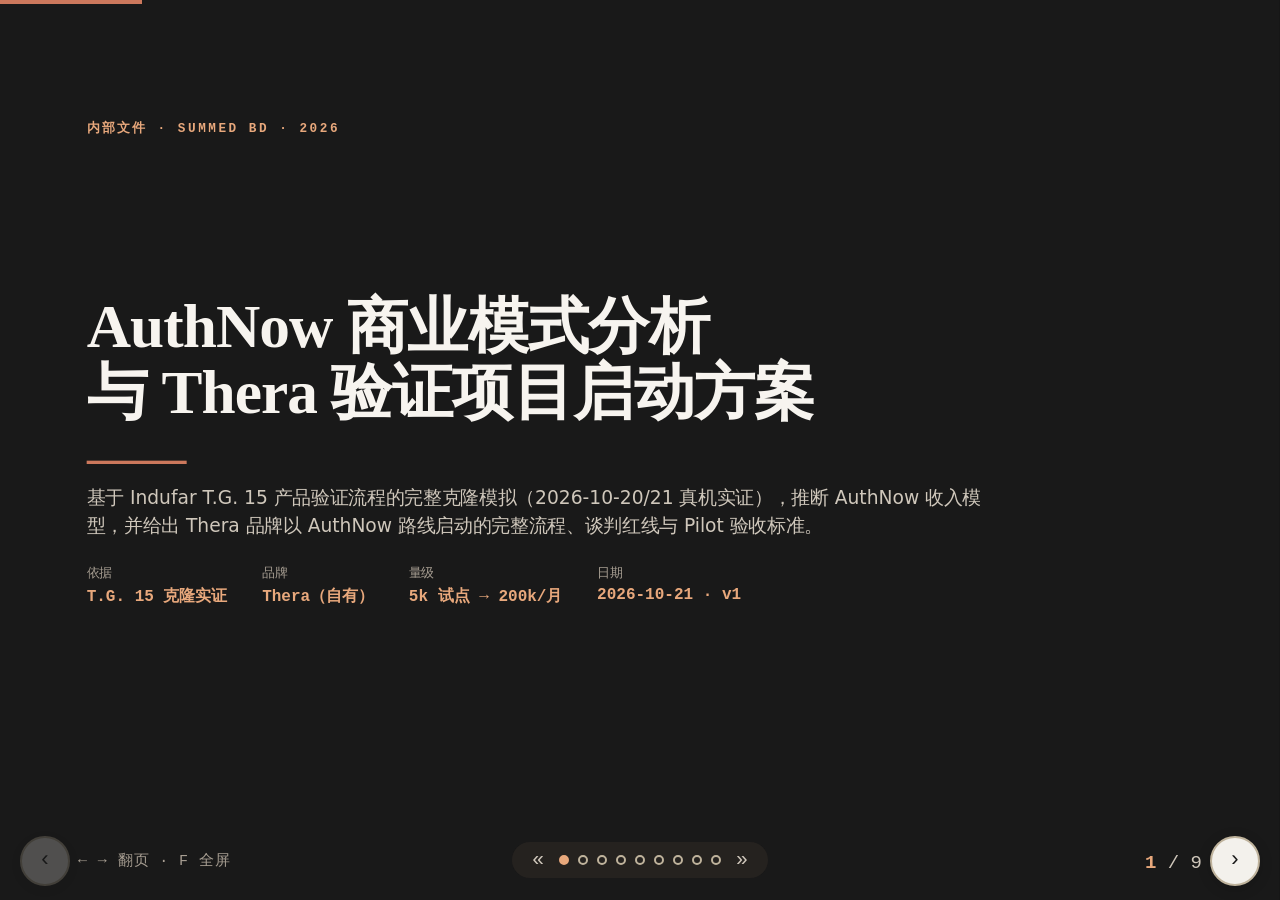
<file: thera-authnow-plan.html>
<!DOCTYPE html>
<html lang="zh-CN">
<head>
<meta charset="UTF-8">
<meta name="viewport" content="width=device-width, initial-scale=1">
<meta name="theme-color" content="#2A2622">
<title>AuthNow 商业模式与 Thera 启动方案 · 2026-10</title>
<style>
  :root{
    --paper:#F5F0E8; --paper2:#EFE8DC; --wash:#F0E2D8;
    --ink:#191919; --ink2:#3D3833; --ink3:#5C554C;
    --terra:#8F4C2C; --terra-lt:#CC785C; --rule:#DCD3C1; --rule2:#BFB39C;
    --navy:#0E2233; --navy-lt:#2C4A66;
    --green:#2F7D5B; --red:#A8423C;
    --serif:"Songti SC","Noto Serif SC","Source Han Serif SC",Georgia,"Times New Roman",serif;
    --sans:"PingFang SC","Noto Sans SC","Hiragino Sans GB","Microsoft YaHei",system-ui,sans-serif;
    --mono:"SFMono-Regular",Menlo,Consolas,"Liberation Mono",monospace;
  }
  *{box-sizing:border-box;margin:0;padding:0}
  html,body{height:100%;background:#2A2622;overflow:hidden}
  body{font-family:var(--sans);color:var(--ink);-webkit-font-smoothing:antialiased}

  .eyebrow{font-family:var(--mono);font-size:16px;letter-spacing:.22em;
    text-transform:uppercase;color:var(--terra);margin-bottom:10px;font-weight:600}
  h2{font-family:var(--serif);font-size:48px;line-height:1.12;font-weight:700;
    letter-spacing:-.01em;margin-bottom:14px}
  h2.tight{margin-bottom:6px}
  .sub{font-size:21px;color:var(--ink3);line-height:1.45;margin-bottom:14px;max-width:1500px}
  .body{flex:1;min-height:0;display:flex;flex-direction:column;gap:12px}
  h3{font-size:26px;font-weight:700;line-height:1.25;margin-bottom:6px}
  .body > h3:first-child{margin-top:0}

  .card{background:#FFFDF8;border:1px solid var(--rule);padding:16px 22px}
  .card h3{color:var(--ink);margin-bottom:6px}
  .grid2{display:grid;grid-template-columns:1fr 1fr;gap:14px;flex:1;min-height:0}
  .grid3{display:grid;grid-template-columns:1fr 1fr 1fr;gap:14px;flex:1;min-height:0}
  .col{display:flex;flex-direction:column;gap:12px;min-height:0}
  /* KPI grid: all cards equal height, val baselines aligned per row */
  .row3{display:grid;grid-template-columns:1fr 1fr 1fr;gap:14px;flex:1;min-height:0}
  .row3 > .col{display:flex;flex-direction:column;gap:12px;min-height:0}
  .row3 .kpi{flex:1}
  .row3 .kpi .hint{margin-top:auto}
  /* 2x2 quadrants: flat grid, both split lines straight (never nest col>flex:1) */
  .g22{display:grid;grid-template-columns:1fr 1fr;grid-template-rows:1fr 1fr;
    grid-auto-flow:column;gap:14px;flex:1;min-height:0}
  .g22 > *{min-width:0;min-height:0;display:flex;flex-direction:column}
  .g22 .say{justify-content:center}

  ul{list-style:none;display:flex;flex-direction:column;gap:8px}
  li{font-size:21px;line-height:1.42;padding-left:26px;position:relative;color:var(--ink2)}
  li::before{content:"";position:absolute;left:2px;top:.62em;width:11px;height:2px;
    background:var(--terra)}
  li b,li strong{color:var(--ink);font-weight:700}

  table{width:100%;border-collapse:collapse;font-size:21px}
  th{text-align:left;font-family:var(--mono);font-size:16px;letter-spacing:.10em;
    text-transform:uppercase;color:var(--ink3);font-weight:600;
    padding:9px 14px;border-bottom:2px solid var(--ink)}
  td{padding:10px 14px;border-bottom:1px solid var(--rule);line-height:1.4;
    vertical-align:top;color:var(--ink2)}
  tr:last-child td{border-bottom:1px solid var(--rule2)}
  .num{text-align:right;font-family:var(--mono);font-variant-numeric:tabular-nums}
  .kw{font-family:var(--mono);font-size:22px;color:var(--terra);font-weight:600}
  .total td{font-weight:700;color:var(--ink);background:var(--wash)}

  .band{background:var(--ink);color:#F7F4EF;padding:16px 22px}
  .band h3{color:#F7F4EF}
  .band p,.band li{color:#EDE7DD}
  .band b,.band strong,.band li b,.band li strong{color:#FFFFFF}
  .band .kw{color:#E8A87C}

  .say{background:var(--wash);border-top:3px solid var(--terra);padding:16px 22px}
  .say .lbl{font-family:var(--mono);font-size:16px;letter-spacing:.14em;
    text-transform:uppercase;color:var(--terra);font-weight:600;display:block;margin-bottom:7px}
  .say p{font-size:21px;line-height:1.45;color:var(--ink);font-style:normal}

  .stop{border-top:3px solid var(--terra);background:#FFFDF8;padding:14px 20px}
  .stop .n{font-family:var(--serif);font-size:30px;color:var(--terra);
    font-weight:700;line-height:1;margin-bottom:5px}
  .stop p{font-size:21px;line-height:1.4;color:var(--ink2)}
  .stop h3{margin-bottom:3px}

  .kpi{display:flex;flex-direction:column;gap:4px;padding:14px 18px;
    background:#FFFDF8;border:1px solid var(--rule)}
  .kpi .lbl{font-family:var(--mono);font-size:14px;letter-spacing:.12em;
    text-transform:uppercase;color:var(--ink3);font-weight:600}
  .kpi .val{font-family:var(--serif);font-size:36px;line-height:1.05;color:var(--ink);font-weight:700}
  .kpi .unit{font-family:var(--mono);font-size:16px;color:var(--terra);margin-left:4px}
  .kpi .hint{font-size:16px;color:var(--ink3);line-height:1.35}

  .row{display:flex;gap:16px}
  .row > *{flex:1;min-width:0}

  .check{font-family:var(--mono);color:var(--green);font-weight:700;margin-right:6px}
  .warn{font-family:var(--mono);color:#B5762C;font-weight:700;margin-right:6px}
  .lock{font-family:var(--mono);color:var(--navy);font-weight:700;margin-right:6px}

  .pill{display:inline-block;padding:4px 12px;border:1px solid var(--terra);
    color:var(--terra);font-family:var(--mono);font-size:16px;letter-spacing:.1em;
    text-transform:uppercase;font-weight:600;margin-right:8px}

  .cover{background:var(--ink);justify-content:center;padding:0 130px}
  .cover h1{font-family:var(--serif);font-size:92px;line-height:1.08;
    color:#F7F4EF;font-weight:700;letter-spacing:-.015em;margin-bottom:22px}
  .cover .lede{font-size:28px;line-height:1.5;color:#CFC7BB;max-width:1380px}
  .cover .rule{width:150px;height:5px;background:var(--terra-lt);margin:30px 0}
  .cover .meta{display:flex;gap:52px;margin-top:36px;flex-wrap:wrap}
  .cover .meta div{font-family:var(--mono);font-size:19px;color:#A79E92}
  .cover .meta b{display:block;color:#E8A87C;font-size:24px;margin-top:6px;font-weight:600}
  .conf{position:absolute;top:44px;left:130px;font-family:var(--mono);font-size:19px;
    letter-spacing:.2em;color:#E8A87C;font-weight:600}

  .toc{display:grid;grid-template-columns:1fr 1fr;gap:7px 40px;flex:1;align-content:start;overflow:hidden}
  .toc button{display:flex;gap:18px;align-items:baseline;background:none;border:0;
    border-bottom:1px solid var(--rule);padding:8px 4px;text-align:left;cursor:pointer;
    font-family:inherit;color:var(--ink);transition:background .15s}
  .toc button:hover{background:var(--wash)}
  .toc .n{font-family:var(--mono);font-size:17px;color:var(--terra);font-weight:600;min-width:34px}
  .toc .t{font-size:20px;line-height:1.28}

  html,body{height:100%;overflow:hidden;background:#2A2622;margin:0}
  :root{--s:1}

  #scroll{
    height:100vh;height:100dvh;width:100vw;
    display:flex;flex-direction:row;flex-wrap:nowrap;
    overflow-x:auto;overflow-y:hidden;
    scroll-snap-type:x mandatory;
    scroll-behavior:auto;
    -webkit-overflow-scrolling:touch;
    touch-action:pan-x pinch-zoom;overscroll-behavior:contain;
    -webkit-user-select:none;user-select:none;
    -webkit-tap-highlight-color:transparent;
    cursor:grab;
    scrollbar-width:none;
  }
  #scroll::-webkit-scrollbar{height:0;display:none}
  #scroll.dragging{cursor:grabbing;scroll-behavior:auto;scroll-snap-type:none}
  #scroll.freescroll{scroll-behavior:auto;scroll-snap-type:none}

  .page{
    flex:0 0 100vw;width:100vw;height:100vh;height:100dvh;
    scroll-snap-align:start;scroll-snap-stop:always;
    overflow:hidden;position:relative;
    background:var(--paper);
  }
  .page > .canvas{
    position:absolute;top:0;left:0;
    width:1920px;height:1080px;
    transform-origin:top left;
    transform:translate(calc((100vw - 1920px * var(--s)) / 2),
                      calc((100vh - 1080px * var(--s)) / 2))
              scale(var(--s));
    display:flex;flex-direction:column;
    padding:36px 60px 80px;box-sizing:border-box;
  }
  .page.cover{background:var(--ink)}
  .page.cover > .canvas{padding:0 130px;justify-content:center}
  .page .canvas > .body{flex:1;min-height:0}

  .page::after{
    content:"";position:absolute;top:0;right:0;width:1px;height:100%;
    background:rgba(0,0,0,.10);pointer-events:none;
  }
  .page:last-child::after{display:none}

  .arrow{
    position:fixed;bottom:14px;
    width:50px;height:50px;border-radius:50%;
    border:2px solid var(--rule2);background:rgba(255,253,248,.95);
    color:var(--ink);font-size:22px;line-height:1;cursor:pointer;z-index:90;
    display:grid;place-items:center;padding-bottom:4px;transition:.15s;
    touch-action:manipulation;
    box-shadow:0 3px 14px rgba(0,0,0,.16);
  }
  .arrow:hover{background:var(--ink);color:#F7F4EF;border-color:var(--ink)}
  .arrow:disabled{opacity:.25;cursor:default}
  .arrow:disabled:hover{background:rgba(255,253,248,.95);color:var(--ink);border-color:var(--rule2)}
  #prev{left:20px} #next{right:20px}

  #dots{
    position:fixed;bottom:22px;left:50%;transform:translateX(-50%);
    display:flex;align-items:center;gap:9px;z-index:90;
    background:rgba(42,38,34,.78);padding:8px 14px;border-radius:24px;
    backdrop-filter:blur(4px);
  }
  #dots .d{width:10px;height:10px;border-radius:50%;border:2px solid #BFB39C;
    background:transparent;cursor:pointer;padding:0;transition:.15s}
  #dots .d:hover{border-color:#E8A87C;transform:scale(1.3)}
  #dots .d.on{background:#E8A87C;border-color:#E8A87C}
  #dots .edge{background:none;border:0;cursor:pointer;color:#CFC7BB;
    font-size:20px;padding:0 6px;line-height:1;font-family:var(--mono)}
  #dots .edge:hover{color:#E8A87C}

  #pageno{position:fixed;bottom:26px;right:78px;font-family:var(--mono);font-size:19px;
    color:#CFC7BB;z-index:90;font-variant-numeric:tabular-nums}
  #pageno b{color:#E8A87C;font-weight:600}
  #hint{position:fixed;bottom:30px;left:78px;font-family:var(--mono);font-size:15px;
    color:#A79E92;z-index:90;letter-spacing:.06em}

  #bar{position:fixed;top:0;left:0;height:4px;background:var(--terra-lt);
    z-index:95;width:0;transition:width .18s}

  #rotate-hint{display:none;position:fixed;top:10px;left:50%;transform:translateX(-50%);
    z-index:96;background:rgba(42,38,34,.85);color:#F7F4EF;font-family:var(--mono);
    font-size:14px;letter-spacing:.08em;padding:8px 16px;border-radius:18px;
    pointer-events:none;white-space:nowrap}
  #dots button{touch-action:manipulation}
  @media (max-width:820px),(max-height:500px){
    #dots{display:none}
    #hint{display:none}
    #pageno{right:78px;bottom:24px;font-size:15px}
    .page{overflow-y:auto;touch-action:pan-x pan-y pinch-zoom;scrollbar-width:none}
    .page::-webkit-scrollbar{width:0;height:0;display:none}
    .page > .canvas{
      transform:translate(calc((100vw - 1920px * var(--s)) / 2),0)
                scale(var(--s));
    }
    .arrow{width:46px;height:46px;font-size:20px;bottom:12px}
    #prev{left:12px}#next{right:12px}
  }
  @media (orientation:portrait) and (max-width:820px){
    #rotate-hint{display:block}
  }

  /* ---- alignment pass ---- */
  .row{display:grid;grid-template-columns:1fr 1fr;gap:16px}
  .row > *{min-width:0}
  .row.grow{flex:1;min-height:0}
  .row.grow > *{display:flex;flex-direction:column}
  .row.grow .stop p{flex:1}
  .row.grow .say{display:flex;flex-direction:column;justify-content:center}
  .body > table{flex:1}
  .grid2 > .col{justify-content:space-between}
  .col > .card{flex:1}
  .col > .stop{flex:1;display:flex;flex-direction:column}
  .col > .stop p:last-child{flex:1}
  .grid2 .col > table{flex:1}

  @media print{
    html,body{height:auto;overflow:visible;background:#fff}
    #scroll{display:block;height:auto;width:auto;overflow:visible}
    #bar,.arrow,#dots,#pageno,#hint{display:none!important}
    .page{flex:none;width:1920px;height:1080px;padding:0;page-break-after:always;
      break-after:page;overflow:visible}
    .page:last-of-type{page-break-after:auto;break-after:auto}
    .page > .canvas{transform:none!important;margin:0}
    .page::after{display:none}
    @page{size:1920px 1080px;margin:0}
  }

</style>
</head>
<body>

<div id="bar"></div>

<div id="scroll">

  <!-- 1 · COVER -->
  <section class="page cover">
    <div class="conf">内部文件 · SUMMED BD · 2026</div>
    <h1>AuthNow 商业模式分析<br>与 Thera 验证项目启动方案</h1>
    <div class="rule"></div>
    <p class="lede">基于 Indufar T.G. 15 产品验证流程的完整克隆模拟（2026-10-20/21 真机实证），推断 AuthNow 收入模型，并给出 Thera 品牌以 AuthNow 路线启动的完整流程、谈判红线与 Pilot 验收标准。</p>
    <div class="meta">
      <div>依据<b>T.G. 15 克隆实证</b></div>
      <div>品牌<b>Thera（自有）</b></div>
      <div>量级<b>5k 试点 → 200k/月</b></div>
      <div>日期<b>2026-10-21 · v1</b></div>
    </div>
  </section>

  <!-- 2 · CONTENTS -->
  <section class="page">
    <div class="eyebrow">目录</div>
    <h2>本册共 9 页</h2>
    <div class="body"><div class="toc" id="toc"></div></div>
  </section>

  <!-- 3 · 尽调基础 -->
  <section class="page">
    <div class="eyebrow">01 · 尽调基础</div>
    <h2>T.G. 15 克隆模拟已完成 —— 三项实证结论</h2>
    <div class="sub">对 Indufar（巴拉圭）T.G. 15 替尔泊肽验证体系做全流程攻击模拟，形成对 AuthNow 技术底座的独立判断。全部证据留档。</div>
    <div class="body">
      <div class="grid2">
        <div class="col">
          <table>
            <tr><th>测试项</th><th>结果</th><th>含义</th></tr>
            <tr><td><b>App 内 URL 注入</b></td><td><span class="warn">!</span>已复现</td><td><code>/customer/</code> 子串校验无域名检查，任意网页可注入其 App 展示</td></tr>
            <tr><td><b>App 克隆</b></td><td><span class="warn">!</span>3 小时完成</td><td>同图标、同名称、同界面假 App 真机运行，用户无法分辨</td></tr>
            <tr><td><b>App 自身扫码</b></td><td><span class="check">✓</span>被拦截</td><td>服务器端校验码格式，非 AuthNow 码被拒</td></tr>
            <tr><td><b>系统扫码 → 浏览器</b></td><td><span class="check">✓</span>正常</td><td>App Links 仅认领 an4.me 系域名</td></tr>
            <tr class="total"><td>结论</td><td colspan="2">第三方 App 无法作为信任锚 —— 无完整性校验、代码质量存疑</td></tr>
          </table>
          <div class="card">
            <h3>证据清单（留档）</h3>
            <ul>
              <li><b>逆向报告</b>：authnow-rea-findings.md（jadx + apktool）</li>
              <li><b>注入证据</b>：authnow-bypass-proof.png 等 5 张真机截图</li>
              <li><b>克隆样本</b>：AuthNow-clone.apk（Vivo V2359A 实机安装运行）</li>
              <li><b>待验证</b>：真码粒度 per-unit / per-batch —— 同批两盒对比 an4.me/c/{code} 尾码，2 分钟判定（未对比过两盒真码，结论未知）</li>
            </ul>
          </div>
        </div>
        <div class="col">
          <div class="band">
            <h3><span class="pill">谈判资本</span>为什么先做模拟</h3>
            <p>这三项实证 = 与 AuthNow 谈判的<b>全部筹码</b>：压价依据、合同修复条款依据、以及"是否自建"的决策依据。<b>先测后谈，拿着证据上桌。</b></p>
          </div>
          <div class="say"><span class="lbl">关键判断</span>
            <p>漏洞报告暂不公开披露，仅作合同谈判与限期修复条款使用。</p>
          </div>
        </div>
      </div>
    </div>
  </section>

  <!-- 4 · 收入模型 -->
  <section class="page">
    <div class="eyebrow">02 · 收入模型</div>
    <h2>AuthNow 如何赚钱 —— 四层收入结构（推断）</h2>
    <div class="sub">官网无任何公开定价（纯 Contact Us 漏斗），但技术指纹暴露模式：authnow.net 为 WordPress + WooCommerce 电商站，即<b>在线直接销售实体 serialized QR 标签</b>。</div>
    <div class="body">
      <div class="grid2">
        <div class="col">
          <table>
            <tr><th>收入流</th><th>内容</th><th>行业基准</th></tr>
            <tr><td><b>① QR 标签销售</b></td><td>预编码不干胶标签，客户贴于包装；WooCommerce 在线下单</td><td class="num">$0.02–0.10/枚</td></tr>
            <tr><td><b>② 平台订阅</b></td><td>仪表盘、serial 管理、数据分析（SaaS 月/年费）</td><td class="num">待询价</td></tr>
            <tr><td><b>③ 部署接码费</b></td><td>上线服务、标签设计对接、批次导入</td><td class="num">一次性</td></tr>
            <tr><td><b>④ 按量计费</b></td><td><span class="warn">!</span>验证次数超额费 —— 结构性风险（下页）</td><td class="num">待确认</td></tr>
          </table>
          <div class="card">
            <h3>佐证信号</h3>
            <ul>
              <li><b>区域定位</b>：宣称服务南美消费品牌（Indufar 即客户），低门槛贴标模式</li>
              <li><b>公司信息</b>：Miami, FL · contact@authnow.net · +1 786 738 9404</li>
              <li><b>基准参照</b>：ScanTrust / Scribos / SICPA 同类按枚计价模式</li>
            </ul>
          </div>
        </div>
        <div class="col">
          <div class="row" style="flex:1">
            <div class="kpi"><div class="lbl">标签单枚基准</div><div class="val">$0.02–0.10<span class="unit">/枚</span></div><div class="hint">行业同类 serialized secure QR 公开区间</div></div>
            <div class="kpi"><div class="lbl">200k 枚/月 标签成本</div><div class="val">$4k–20k<span class="unit">/月</span></div><div class="hint">仅标签流，未含订阅与按量</div></div>
          </div>
          <div class="say"><span class="lbl">确认方法</span>
            <p>一封询价邮件即可拿到真实价格表 —— 模板见第 8 页。询价口径按 5k 试点 + 200k/月量产。</p>
          </div>
        </div>
      </div>
    </div>
  </section>

  <!-- 5 · 计费风险 -->
  <section class="page">
    <div class="eyebrow">02 · 计费模式</div>
    <h2>按次计费 = 结构性风险 —— 绝不接受</h2>
    <div class="sub">假设场景：$1/验证（1,000 次 = $1,000）。三个问题叠加，任何一条都足以否决该模式。</div>
    <div class="body">
      <div class="row grow">
        <div class="stop"><div class="n">①</div>
          <h3>配额 = 免费攻击武器</h3>
          <p>产品 QR 是<b>公开 URL</b>（an4.me/c/码），脚本可自动化刷真码烧配额。攻击者零成本，<b>每次攻击扫描我方付费</b>。</p></div>
        <div class="stop"><div class="n">②</div>
          <h3>配额耗尽行为不明</h3>
          <p>停显批次信息？正品显示"无法验证"？超额账单？三种结果都不利 —— <b>最坏 = 假货商烧光配额，让真货看起来像假货</b>。</p></div>
        <div class="stop"><div class="n">③</div>
          <h3>激励倒挂</h3>
          <p>防伪做得越好、买家验证越勤，费用越高 —— <b>验证成功变成成本中心</b>，而不是品牌资产。</p></div>
      </div>
      <div class="row">
        <div class="kpi"><div class="lbl">按次模式年成本（30k 次/月）</div><div class="val">$360k<span class="unit">+/年</span></div><div class="hint">未计攻击流量，上限不可控</div></div>
        <div class="kpi"><div class="lbl">Thera 自建同等量级</div><div class="val">≈$200<span class="unit">/月</span></div><div class="hint">云服务运行成本，详见架构文档</div></div>
        <div class="kpi"><div class="lbl">谈判红线</div><div class="val">Flat<span class="unit">only</span></div><div class="hint">只接受按枚/按年平价授权，拒绝按 scan</div></div>
      </div>
    </div>
  </section>

  <!-- 6 · 启动流程 P0-P2 -->
  <section class="page">
    <div class="eyebrow">03 · 启动流程</div>
    <h2>Thera × AuthNow 路线 —— 前段：决策 · 接触 · 尽调</h2>
    <div class="body">
      <div class="row grow">
        <div class="stop"><div class="n">P0</div>
          <h3>内部决策（1 周）</h3>
          <p>自建 vs 授权对表决策（参照《Thera 验证体系架构方案》）。预设：<b>若客户指定或要求快速上市 → AuthNow 路线启动</b>；否则自建优先。</p></div>
        <div class="stop"><div class="n">P1</div>
          <h3>询价接触（1 周）</h3>
          <p>发送询价邮件（第 8 页模板）至 contact@authnow.net，抄送电话跟进。口径：5k 试点 + 200k/月。要求<b>四项费用全部书面报价</b>。</p></div>
        <div class="stop"><div class="n">P2</div>
          <h3>安全尽调（2 周，并行）</h3>
          <p>① 提交 <b>/customer/ 漏洞报告</b>，要求书面修复时间表；② 索要 App 完整性路线（Play Integrity）；③ 书面确认企业功能：码生命周期、验证次数、地理告警、自定义域名。</p></div>
      </div>
      <div class="say"><span class="lbl">阶段闸门</span>
        <p>P2 三项全部书面满足才进 P3 谈判；任何一项含糊或拒绝 → 触发自建路线（Phase 1+2 约 5 周可上线）。</p>
      </div>
    </div>
  </section>

  <!-- 7 · 启动流程 P3-P5 -->
  <section class="page">
    <div class="eyebrow">03 · 启动流程</div>
    <h2>后段：谈判 · 试点 · 量产</h2>
    <div class="body">
      <div class="row grow">
        <div class="stop"><div class="n">P3</div>
          <h3>合同谈判（2 周）</h3>
          <p>红线：<b>① 拒绝按 scan 计费</b>；② 漏洞限期修复写入合同；③ 数据归属我方 + 退出条款（serial 库全量导出）；④ SLA 与降级响应书面定义。</p></div>
        <div class="stop"><div class="n">P4</div>
          <h3>Pilot（4 周）</h3>
          <p>1 批 5,000 枚，巴拉圭市场。按下页验收矩阵全项测试；同步跑真机攻击回归（复测 /customer/ 修复）。</p></div>
        <div class="stop"><div class="n">P5</div>
          <h3>量产集成（4 周）</h3>
          <p>标签设计定稿（防伪底纹 + 变量 QR）；<b>按订单生成码段</b>、出货激活、60 天有效期配置；异常告警接入。</p></div>
      </div>
      <div class="grid3">
        <div class="card"><h3>验收 · 功能</h3>
          <ul><li>每枚独立 serial，验证返回批次+有效期</li><li>同码二次验证显示次数与首验时间</li></ul></div>
        <div class="card"><h3>验收 · 安全</h3>
          <ul><li>/customer/ 注入复测 = 拦截</li><li>克隆 App 无法获得"正品"响应</li></ul></div>
        <div class="card"><h3>验收 · 运营</h3>
          <ul><li>码段按订单发放、未出货可冻结</li><li>验证数据后台可导出</li></ul></div>
      </div>
    </div>
  </section>

  <!-- 8 · 询价邮件 -->
  <section class="page">
    <div class="eyebrow">04 · 工具</div>
    <h2>询价邮件模板（英文，可直接发送）</h2>
    <div class="body">
      <div class="grid2">
        <div class="col">
          <div class="card" style="flex:1">
            <h3>Draft — RFQ to AuthNow</h3>
            <div style="font-family:var(--mono);font-size:16px;line-height:1.55;color:var(--ink2);white-space:pre-wrap">To: contact@authnow.net
Subject: RFQ — Serialized QR Verification for Injectable Pen Line

Dear AuthNow team,

We are Summed Medtech, a medical device manufacturer
launching a new injectable pen brand (Thera) and
evaluating serialized QR verification.

Please quote in writing:

1. Per-label cost — serialized QR stickers,
   pilot 5,000 units, then 200,000 units/month
2. Platform subscription — dashboard, serial
   lifecycle management, analytics
3. Deployment / onboarding fee
4. Verification fees, if any — per-scan or
   usage-based charges, and what happens when
   quotas are exceeded

Also confirm support for:
· Per-order serial ranges with activation on
  shipment and deactivation of returns
· 60-day validity window after first verification
· Verification count / first-verification
  feedback shown to consumers
· Geographic anomaly alerts
· Custom verification domain (verify.thera.com)

Timeline: pilot within 8 weeks. A security
assessment of your platform is part of our
evaluation; findings can be shared under NDA.

Best regards,
Alex Chong — BD Director, Summed Medtech
alex.chong@summed-medtech.com</div>
          </div>
        </div>
        <div class="col">
          <div class="band">
            <h3><span class="pill">要点</span>邮件设计的三个钩子</h3>
            <p><b>① 第 4 条</b>逼出按次计费是否存在及配额行为 —— 这是全案最重要的未知数。<b>② 功能确认清单</b>对应架构方案五层防御，缺项即谈判差距。<b>③ "安全评估可共享"</b>暗示我们持有筹码，为 P2 漏洞报告铺路。</p>
          </div>
          <div class="say"><span class="lbl">纪律</span>
            <p>邮件不提 T.G. 15、不提克隆测试细节；漏洞仅在 NDA 下、正式尽调阶段披露。</p>
          </div>
        </div>
      </div>
    </div>
  </section>

  <!-- 9 · 时间线与结论 -->
  <section class="page">
    <div class="eyebrow">05 · 结论</div>
    <h2>时间线与决策建议</h2>
    <div class="body">
      <div class="grid2">
        <div class="col">
          <table>
            <tr><th>阶段</th><th>内容</th><th class="num">周</th></tr>
            <tr><td><b>P0 决策</b></td><td>自建 vs 授权对表，管理层拍板</td><td class="num">W1</td></tr>
            <tr><td><b>P1 询价</b></td><td>RFQ 发送 + 电话跟进</td><td class="num">W1–2</td></tr>
            <tr><td><b>P2 尽调</b></td><td>漏洞报告 + 功能书面确认（并行）</td><td class="num">W2–4</td></tr>
            <tr><td><b>P3 谈判</b></td><td>四红线入合同</td><td class="num">W4–6</td></tr>
            <tr><td><b>P4 Pilot</b></td><td>5k 枚 + 验收矩阵 + 攻击回归</td><td class="num">W6–10</td></tr>
            <tr class="total"><td><b>P5 量产</b></td><td>标签定稿 + 码段集成 + 告警上线</td><td class="num">W10–14</td></tr>
          </table>
        </div>
        <div class="col">
          <div class="band">
            <h3><span class="pill">建议</span>双轨并行</h3>
            <p>AuthNow 按本册流程推进（14 周到量产）；同步保留自建路线（5 周可上线 Phase 1+2）。P2 闸门不通过、或 P3 红线被拒 → <b>立即切自建，证据已备齐</b>。</p>
          </div>
          <div class="say"><span class="lbl">一句话结论</span>
            <p>先测后谈已赢一半：拿着漏洞报告与克隆实证上桌，只签平价授权，把信任锚握在自己域名里。</p>
          </div>
        </div>
      </div>
    </div>
  </section>

</div>

<button class="arrow" id="prev" aria-label="上一页">‹</button>
<button class="arrow" id="next" aria-label="下一页">›</button>

<div id="dots"><span class="edge" style="display:none"></span></div>
<div id="pageno"><b id="cur">1</b> / <span id="tot">1</span></div>
<div id="hint">← → 翻页 · F 全屏</div>
<div id="rotate-hint">横屏观看效果更佳</div>

<script>

(function(){
  var sc   = document.getElementById('scroll');
  var dots = document.getElementById('dots');
  var cur  = document.getElementById('cur');
  var tot  = document.getElementById('tot');
  var bar  = document.getElementById('bar');
  var pages = Array.prototype.slice.call(document.querySelectorAll('.page'));
  var N = pages.length, i = 0;
  var LS_KEY = 'thera-authnow-deck-page';

  tot.textContent = N;

  function fit(){
    var phone = window.innerWidth <= 820 || window.innerHeight <= 500;
    var s = phone ? window.innerWidth / 1920
                  : Math.min(window.innerWidth / 1920, window.innerHeight / 1080);
    document.documentElement.style.setProperty('--s', s);
  }
  fit();
  window.addEventListener('resize', fit);
  window.addEventListener('orientationchange', fit);

  pages.forEach(function(p){
    var c = document.createElement('div');
    c.className = 'canvas';
    while (p.firstChild) c.appendChild(p.firstChild);
    p.appendChild(c);
  });

  function edge(txt, title, to){
    var b = document.createElement('button');
    b.className = 'edge'; b.textContent = txt; b.title = title;
    b.onclick = function(){ go(to()); };
    dots.appendChild(b);
  }
  edge('«', '第一页', function(){ return 0; });
  pages.forEach(function(_, k){
    var d = document.createElement('button');
    d.className = 'd'; d.title = '第 ' + (k+1) + ' 页';
    d.onclick = function(){ go(k); };
    dots.appendChild(d);
  });
  edge('»', '末页', function(){ return N - 1; });
  var dotEls = Array.prototype.slice.call(dots.querySelectorAll('.d'));

  var snapTimer = null;
  function glide(left, behavior){
    sc.classList.add('freescroll');
    sc.scrollTo({ left: left, behavior: behavior || 'smooth' });
    clearTimeout(snapTimer);
    snapTimer = setTimeout(function(){ sc.classList.remove('freescroll'); }, 700);
  }
  function go(n){
    var from = i;
    i = Math.max(0, Math.min(N - 1, n));
    glide(i * sc.clientWidth, Math.abs(i - from) > 1 ? 'auto' : 'smooth');
    sync();
  }
  function sync(){
    dotEls.forEach(function(d, k){ d.classList.toggle('on', k === i); });
    cur.textContent = i + 1;
    document.getElementById('prev').disabled = (i === 0);
    document.getElementById('next').disabled = (i === N - 1);
    bar.style.width = ((i + 1) / N * 100) + '%';
    try { localStorage.setItem(LS_KEY, String(i)); } catch(e){}
  }

  var raf = null;
  sc.addEventListener('scroll', function(){
    if (raf) return;
    raf = requestAnimationFrame(function(){
      raf = null;
      var k = Math.round(sc.scrollLeft / Math.max(1, sc.clientWidth));
      if (k !== i){ i = k; sync(); }
      else { bar.style.width = ((sc.scrollLeft / Math.max(1, sc.scrollWidth - sc.clientWidth)) * 100 || 0) + '%'; }
    });
  }, { passive: true });

  document.getElementById('prev').onclick = function(){ go(i - 1); };
  document.getElementById('next').onclick = function(){ go(i + 1); };

  document.addEventListener('keydown', function(e){
    var k = e.key;
    if (k === 'ArrowRight' || k === 'PageDown' || k === ' ') { e.preventDefault(); go(i + 1); }
    else if (k === 'ArrowLeft' || k === 'PageUp') { e.preventDefault(); go(i - 1); }
    else if (k === 'Home') { e.preventDefault(); go(0); }
    else if (k === 'End')  { e.preventDefault(); go(N - 1); }
    else if (k === 'f' || k === 'F') {
      e.preventDefault();
      if (document.fullscreenElement) document.exitFullscreen();
      else document.documentElement.requestFullscreen();
    }
  });

  var wheelAcc = 0, wheelIdle = null, wheelLock = 0;
  sc.addEventListener('wheel', function(e){
    if (Math.abs(e.deltaX) > Math.abs(e.deltaY)) return;
    e.preventDefault();
    var now = Date.now();
    if (now < wheelLock) return;
    wheelAcc += e.deltaY;
    clearTimeout(wheelIdle);
    wheelIdle = setTimeout(function(){ wheelAcc = 0; }, 220);
    if (Math.abs(wheelAcc) < 90) return;
    var dir = wheelAcc > 0 ? 1 : -1;
    wheelAcc = 0;
    i = Math.max(0, Math.min(N - 1, i + dir));
    wheelLock = now + 600;
    glide(i * sc.clientWidth, 'smooth');
    sync();
  }, { passive: false });

  var down = false, sx = 0, sl = 0, moved = 0;
  sc.addEventListener('pointerdown', function(e){
    if (e.pointerType === 'touch') return;
    if (e.target.closest('button')) return;
    down = true; moved = 0; sx = e.clientX; sl = sc.scrollLeft;
    sc.classList.add('dragging'); sc.setPointerCapture(e.pointerId);
  });
  sc.addEventListener('pointermove', function(e){
    if (!down) return;
    var dx = e.clientX - sx; moved = Math.max(moved, Math.abs(dx));
    sc.scrollLeft = sl - dx;
  });
  function release(){
    if (!down) return;
    down = false; sc.classList.remove('dragging');
    if (moved > 8) glide(Math.round(sc.scrollLeft / sc.clientWidth) * sc.clientWidth);
  }
  sc.addEventListener('pointerup', release);
  sc.addEventListener('pointercancel', release);
  sc.addEventListener('pointerleave', release);

  var toc = document.getElementById('toc');
  if (toc){
    pages.forEach(function(p, k){
      if (k === 1) return;
      var h2 = p.querySelector('h2');
      if (!h2) return;
      var b = document.createElement('button');
      b.innerHTML = '<span class="n">' + String(k+1).padStart(2,'0') + '</span>'
                  + '<span class="t">' + h2.textContent + '</span>';
      b.onclick = function(){ go(k); };
      toc.appendChild(b);
    });
  }

  var rh = document.getElementById('rotate-hint');
  if (rh){
    var killHint = function(){ rh.style.display = 'none'; };
    sc.addEventListener('scroll', killHint, { once: true, passive: true });
    sc.addEventListener('pointerdown', killHint, { once: true });
    sc.addEventListener('touchstart', killHint, { once: true, passive: true });
  }

  var saved = 0;
  try { saved = parseInt(localStorage.getItem(LS_KEY), 10) || 0; } catch(e){}
  window.addEventListener('load', function(){
    sc.scrollLeft = saved * sc.clientWidth;
    i = saved; sync();
  });
  i = saved; sync();
})();

</script>
</body>
</html>
</file>
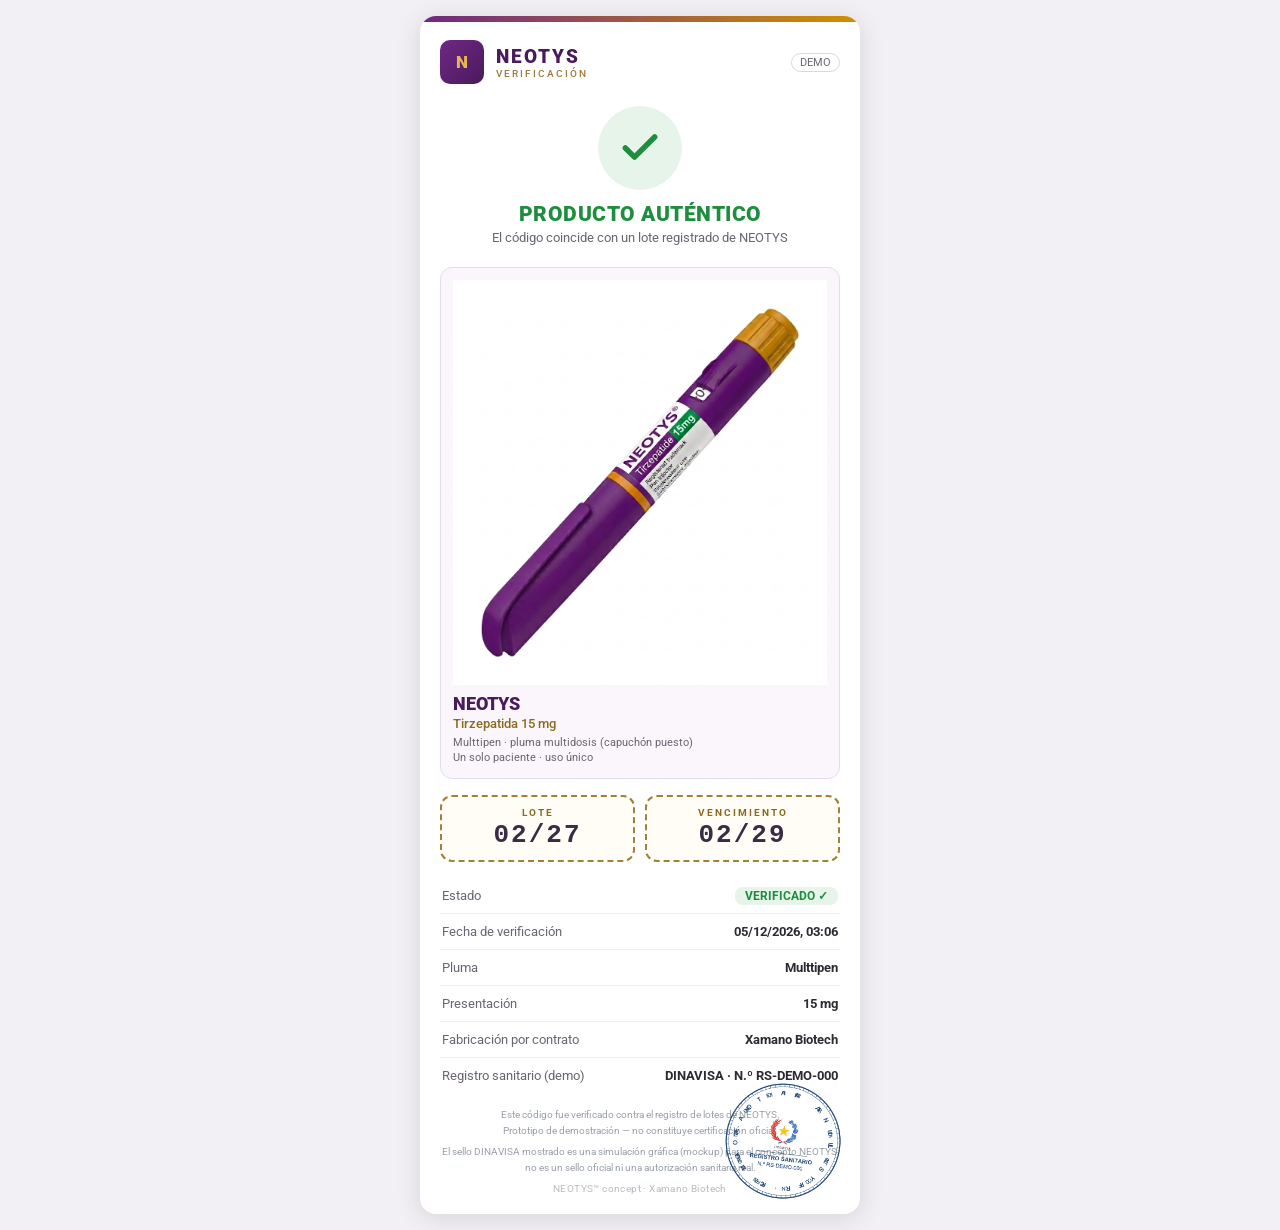
<file: customer/neotys-verificar.html>
<!DOCTYPE html>
<html lang="es">
<head>
<meta charset="utf-8" />
<meta name="viewport" content="width=device-width, initial-scale=1.0, maximum-scale=1.0, user-scalable=no" />
<title>Verificación de Autenticidad — NEOTYS</title>
<meta name="robots" content="noindex,nofollow" />
<link href="https://fonts.googleapis.com/css?family=Roboto:100,300,400,500,700,900" rel="stylesheet" />
<style>
  * { margin: 0; padding: 0; box-sizing: border-box; }
  body {
    font-family: 'Roboto', Arial, sans-serif;
    background: #f2f0f4;
    color: #2d2a33;
    min-height: 100vh;
    display: flex;
    align-items: center;
    justify-content: center;
    padding: 16px;
  }
  .card {
    background: #fff;
    width: 100%;
    max-width: 440px;
    border-radius: 16px;
    overflow: hidden;
    box-shadow: 0 4px 24px rgba(45,42,51,.14);
    position: relative;
  }
  .chop { position: absolute; right: 16px; bottom: 12px; width: 122px; opacity: .92; }
  .strip { height: 6px; background: linear-gradient(90deg, #702785, #d19000); }
  .head {
    display: flex; align-items: center; gap: 12px;
    padding: 18px 20px 0;
  }
  .mark {
    width: 44px; height: 44px; border-radius: 10px;
    background: linear-gradient(135deg, #702785, #4a1a5c);
    color: #e8b455; font-weight: 900; font-size: 17px;
    display: flex; align-items: center; justify-content: center; letter-spacing: .5px;
  }
  .head .brand { font-size: 19px; font-weight: 900; letter-spacing: 2px; color: #4a1a5c; }
  .head .brand small { display: block; font-size: 10px; font-weight: 500; color: #a07a3c; letter-spacing: 2px; }
  .head .flag { margin-left: auto; font-size: 11px; color: #6b6472; border: 1px solid #ddd6e2; border-radius: 10px; padding: 2px 8px; }
  .status { text-align: center; padding: 22px 20px 6px; }
  .check {
    width: 84px; height: 84px; margin: 0 auto 12px;
    border-radius: 50%; background: #e6f4ea;
    display: flex; align-items: center; justify-content: center;
    animation: pop .45s cubic-bezier(.2,1.4,.4,1) both;
  }
  .check svg { width: 44px; height: 44px; }
  @keyframes pop { from { transform: scale(0); } to { transform: scale(1); } }
  .status h1 { font-size: 21px; font-weight: 900; color: #1e8e3e; letter-spacing: .5px; }
  .status p { font-size: 13px; color: #6b6472; margin-top: 4px; }
  .product {
    display: flex; flex-direction: column; align-items: stretch; gap: 8px;
    margin: 16px 20px 0; padding: 12px;
    background: #faf6fb; border: 1px solid #e6dcee; border-radius: 12px;
  }
  .product img { width: 100%; height: auto; display: block; }
  .product .name { font-size: 18px; font-weight: 900; color: #4a1a5c; }
  .product .form { font-size: 13px; color: #8a6b22; font-weight: 500; margin-top: 2px; }
  .product .pack { font-size: 11px; color: #6b6472; margin-top: 4px; line-height: 1.45; }
  .codes { display: flex; gap: 10px; margin: 16px 20px 0; }
  .codes > div {
    flex: 1; text-align: center;
    border: 2px dashed #a3803a; border-radius: 12px; padding: 10px 6px;
    background: #fffdf6;
  }
  .codes .label { font-size: 10px; font-weight: 700; letter-spacing: 2px; color: #8a6b22; }
  .codes .value { font-size: 26px; font-weight: 900; letter-spacing: 2px; font-family: 'Roboto Mono', 'Courier New', monospace; margin-top: 2px; color: #3a2c46; }
  .rows { margin: 16px 20px 0; }
  .row {
    display: flex; justify-content: space-between; align-items: center;
    padding: 10px 2px; border-bottom: 1px solid #f0edf3; font-size: 13px;
  }
  .row:last-child { border-bottom: none; }
  .row .k { color: #6b6472; }
  .row .v { font-weight: 700; text-align: right; }
  .chip { background: #e6f4ea; color: #1e8e3e; border-radius: 8px; padding: 2px 10px; font-size: 12px; font-weight: 700; }
  .foot { padding: 14px 20px 20px; display: flex; align-items: flex-end; gap: 10px; }
  .foot .ftxt { flex: 1; text-align: center; }
  .foot .note { font-size: 10px; color: #9aa0ab; line-height: 1.55; }
  .foot .sig { font-size: 10px; color: #b7bcc5; margin-top: 8px; letter-spacing: .4px; }
</style>
</head>
<body>
  <div class="card">
    <div class="strip"></div>
    <div class="head">
      <div class="mark">N</div>
      <div class="brand">NEOTYS<small>VERIFICACIÓN</small></div>
      <span class="flag">DEMO</span>
    </div>

    <div class="status">
      <div class="check">
        <svg viewBox="0 0 24 24" fill="none">
          <path d="M20 6L9 17l-5-5" stroke="#1e8e3e" stroke-width="3" stroke-linecap="round" stroke-linejoin="round"/>
        </svg>
      </div>
      <h1>PRODUCTO AUTÉNTICO</h1>
      <p>El código coincide con un lote registrado de NEOTYS</p>
    </div>

    <div class="product">
      <img src="neotys-pen.jpg" alt="NEOTYS Multtipen con capuchón puesto" />
      <div>
        <div class="name">NEOTYS</div>
        <div class="form">Tirzepatida 15 mg</div>
        <div class="pack">Multtipen · pluma multidosis (capuchón puesto)<br />Un solo paciente · uso único</div>
      </div>
    </div>

    <div class="codes">
      <div>
        <div class="label">LOTE</div>
        <div class="value" id="lote">02/27</div>
      </div>
      <div>
        <div class="label">VENCIMIENTO</div>
        <div class="value" id="exp">02/29</div>
      </div>
    </div>

    <div class="rows">
      <div class="row"><span class="k">Estado</span><span class="v"><span class="chip">VERIFICADO ✓</span></span></div>
      <div class="row"><span class="k">Fecha de verificación</span><span class="v" id="fecha">—</span></div>
      <div class="row"><span class="k">Pluma</span><span class="v">Multtipen</span></div>
      <div class="row"><span class="k">Presentación</span><span class="v">15 mg</span></div>
      <div class="row"><span class="k">Fabricación por contrato</span><span class="v">Xamano Biotech</span></div>
      <div class="row"><span class="k">Registro sanitario (demo)</span><span class="v">DINAVISA · N.º RS-DEMO-000</span></div>
    </div>

    <div class="foot">
      <div class="ftxt">
        <p class="note">Este código fue verificado contra el registro de lotes de NEOTYS.<br />Prototipo de demostración — no constituye certificación oficial.</p>
        <p class="note" style="margin-top:6px">El sello DINAVISA mostrado es una simulación gráfica (mockup) para el concepto NEOTYS: no es un sello oficial ni una autorización sanitaria real.</p>
        <p class="sig">NEOTYS™ concept · Xamano Biotech</p>
      </div>
      <img class="chop" src="neotys-dinuvisa-chop.png" alt="Sello DINAVISA (simulación)" />
    </div>
  </div>

<script>
(function () {
  function q(name) {
    var m = (location.search || '').match(new RegExp('[?&]' + name + '=([^&#?]+)'));
    return m ? decodeURIComponent(m[1].replace(/\+/g, ' ')) : null;
  }
  var lote = q('lote'), exp = q('exp');
  if (lote) document.getElementById('lote').textContent = lote;
  if (exp)  document.getElementById('exp').textContent = exp;
  try {
    document.getElementById('fecha').textContent =
      new Date().toLocaleString('es-ES', {
        timeZone: 'Europe/Madrid',
        day: '2-digit', month: '2-digit', year: 'numeric',
        hour: '2-digit', minute: '2-digit'
      });
  } catch (e) {
    document.getElementById('fecha').textContent = new Date().toLocaleString();
  }
})();
</script>
</body>
</html>
</file>
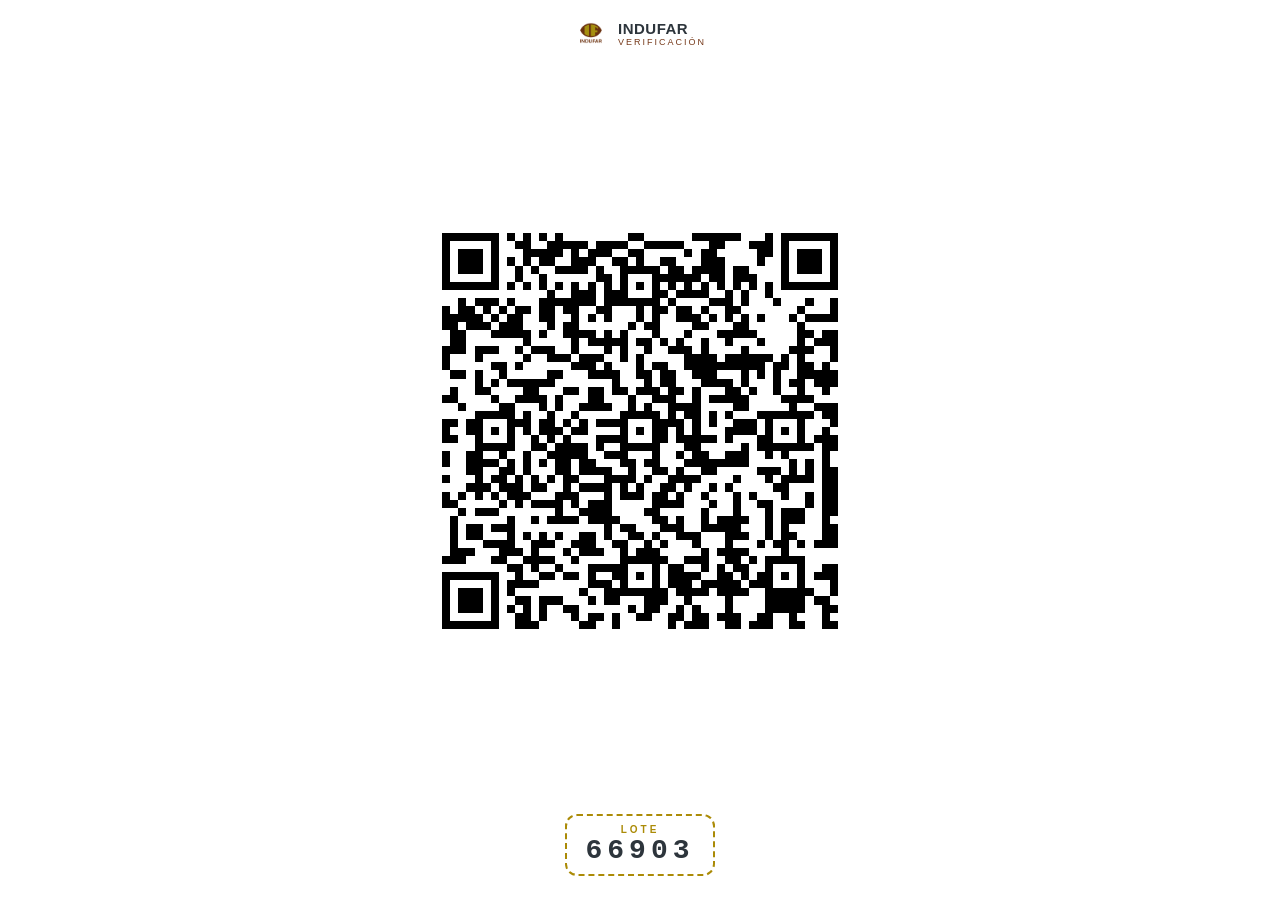
<file: customer/qr.html>
<!DOCTYPE html>
<html lang="es">
<head>
<meta charset="utf-8" />
<meta name="viewport" content="width=device-width, initial-scale=1.0, maximum-scale=1.0, user-scalable=no" />
<title>Código T.G. 15 — Lote 66903</title>
<meta name="robots" content="noindex,nofollow" />
<link rel="icon" href="../vademecum/public/img/isologo26_90x90px.png" />
<style>
  * { margin: 0; padding: 0; box-sizing: border-box; }
  html, body { height: 100%; }
  body {
    background: #fff; color: #2d353c;
    font-family: 'Roboto', Arial, sans-serif;
    display: flex; flex-direction: column; align-items: center;
    padding: 16px 16px 24px; overflow: hidden;
  }
  .brand { display: flex; align-items: center; gap: 10px; margin-bottom: 10px; }
  .brand img { width: 34px; height: 34px; }
  .brand .t { font-size: 15px; font-weight: 900; letter-spacing: .5px; }
  .brand small { display: block; font-size: 9px; letter-spacing: 2px; color: #76391a; }
  .qrwrap { flex: 1; width: 100%; display: flex; align-items: center; justify-content: center; }
  .qr { width: min(100vw - 32px, 78vh, 460px); max-width: 100%; }
  .qr svg { display: block; width: 100%; height: auto; shape-rendering: crispEdges; }
  .lote { text-align: center; margin-top: 12px; border: 2px dashed #ab8b07; border-radius: 12px; padding: 8px 18px; }
  .lote .label { font-size: 10px; font-weight: 700; letter-spacing: 3px; color: #ab8b07; }
  .lote .value { font-size: 28px; font-weight: 900; letter-spacing: 5px; font-family: 'Roboto Mono', 'Courier New', monospace; }
</style>
</head>
<body>
  <div class="brand">
    <img src="../vademecum/public/img/isologo26_90x90px.png" alt="Indufar" />
    <div><div class="t">INDUFAR</div><small>VERIFICACIÓN</small></div>
  </div>
  <div class="qrwrap"><div class="qr" id="qrbox"><svg preserveAspectRatio="xMidYMid meet" width="100%" height="100%" version="1.1" viewBox="0 0 57 57" fill_color="#000000" back_color="#ffffff" xmlns="http://www.w3.org/2000/svg"><path d="M4,4H5V5H4zM5,4H6V5H5zM6,4H7V5H6zM7,4H8V5H7zM8,4H9V5H8zM9,4H10V5H9zM10,4H11V5H10zM12,4H13V5H12zM14,4H15V5H14zM16,4H17V5H16zM18,4H19V5H18zM27,4H28V5H27zM28,4H29V5H28zM35,4H36V5H35zM36,4H37V5H36zM37,4H38V5H37zM38,4H39V5H38zM39,4H40V5H39zM40,4H41V5H40zM44,4H45V5H44zM46,4H47V5H46zM47,4H48V5H47zM48,4H49V5H48zM49,4H50V5H49zM50,4H51V5H50zM51,4H52V5H51zM52,4H53V5H52zM4,5H5V6H4zM10,5H11V6H10zM13,5H14V6H13zM14,5H15V6H14zM17,5H18V6H17zM18,5H19V6H18zM19,5H20V6H19zM20,5H21V6H20zM21,5H22V6H21zM23,5H24V6H23zM24,5H25V6H24zM25,5H26V6H25zM26,5H27V6H26zM29,5H30V6H29zM30,5H31V6H30zM31,5H32V6H31zM32,5H33V6H32zM33,5H34V6H33zM37,5H38V6H37zM38,5H39V6H38zM42,5H43V6H42zM43,5H44V6H43zM44,5H45V6H44zM46,5H47V6H46zM52,5H53V6H52zM4,6H5V7H4zM6,6H7V7H6zM7,6H8V7H7zM8,6H9V7H8zM10,6H11V7H10zM14,6H15V7H14zM15,6H16V7H15zM16,6H17V7H16zM17,6H18V7H17zM18,6H19V7H18zM20,6H21V7H20zM22,6H23V7H22zM23,6H24V7H23zM24,6H25V7H24zM27,6H28V7H27zM28,6H29V7H28zM34,6H35V7H34zM36,6H37V7H36zM37,6H38V7H37zM43,6H44V7H43zM44,6H45V7H44zM46,6H47V7H46zM48,6H49V7H48zM49,6H50V7H49zM50,6H51V7H50zM52,6H53V7H52zM4,7H5V8H4zM6,7H7V8H6zM7,7H8V8H7zM8,7H9V8H8zM10,7H11V8H10zM12,7H13V8H12zM14,7H15V8H14zM16,7H17V8H16zM17,7H18V8H17zM20,7H21V8H20zM21,7H22V8H21zM22,7H23V8H22zM25,7H26V8H25zM26,7H27V8H26zM28,7H29V8H28zM31,7H32V8H31zM32,7H33V8H32zM36,7H37V8H36zM37,7H38V8H37zM38,7H39V8H38zM43,7H44V8H43zM46,7H47V8H46zM48,7H49V8H48zM49,7H50V8H49zM50,7H51V8H50zM52,7H53V8H52zM4,8H5V9H4zM6,8H7V9H6zM7,8H8V9H7zM8,8H9V9H8zM10,8H11V9H10zM13,8H14V9H13zM15,8H16V9H15zM18,8H19V9H18zM19,8H20V9H19zM20,8H21V9H20zM21,8H22V9H21zM23,8H24V9H23zM26,8H27V9H26zM27,8H28V9H27zM28,8H29V9H28zM29,8H30V9H29zM30,8H31V9H30zM32,8H33V9H32zM33,8H34V9H33zM35,8H36V9H35zM36,8H37V9H36zM37,8H38V9H37zM38,8H39V9H38zM40,8H41V9H40zM41,8H42V9H41zM46,8H47V9H46zM48,8H49V9H48zM49,8H50V9H49zM50,8H51V9H50zM52,8H53V9H52zM4,9H5V10H4zM10,9H11V10H10zM13,9H14V10H13zM16,9H17V10H16zM23,9H24V10H23zM24,9H25V10H24zM26,9H27V10H26zM30,9H31V10H30zM31,9H32V10H31zM32,9H33V10H32zM33,9H34V10H33zM34,9H35V10H34zM35,9H36V10H35zM37,9H38V10H37zM38,9H39V10H38zM40,9H41V10H40zM41,9H42V10H41zM42,9H43V10H42zM46,9H47V10H46zM52,9H53V10H52zM4,10H5V11H4zM5,10H6V11H5zM6,10H7V11H6zM7,10H8V11H7zM8,10H9V11H8zM9,10H10V11H9zM10,10H11V11H10zM12,10H13V11H12zM14,10H15V11H14zM16,10H17V11H16zM18,10H19V11H18zM20,10H21V11H20zM22,10H23V11H22zM24,10H25V11H24zM26,10H27V11H26zM28,10H29V11H28zM30,10H31V11H30zM32,10H33V11H32zM34,10H35V11H34zM36,10H37V11H36zM38,10H39V11H38zM40,10H41V11H40zM42,10H43V11H42zM44,10H45V11H44zM46,10H47V11H46zM47,10H48V11H47zM48,10H49V11H48zM49,10H50V11H49zM50,10H51V11H50zM51,10H52V11H51zM52,10H53V11H52zM17,11H18V12H17zM20,11H21V12H20zM21,11H22V12H21zM22,11H23V12H22zM24,11H25V12H24zM25,11H26V12H25zM26,11H27V12H26zM30,11H31V12H30zM31,11H32V12H31zM33,11H34V12H33zM34,11H35V12H34zM35,11H36V12H35zM36,11H37V12H36zM39,11H40V12H39zM41,11H42V12H41zM44,11H45V12H44zM6,12H7V13H6zM8,12H9V13H8zM9,12H10V13H9zM10,12H11V13H10zM12,12H13V13H12zM16,12H17V13H16zM17,12H18V13H17zM18,12H19V13H18zM19,12H20V13H19zM20,12H21V13H20zM21,12H22V13H21zM22,12H23V13H22zM24,12H25V13H24zM25,12H26V13H25zM26,12H27V13H26zM27,12H28V13H27zM28,12H29V13H28zM29,12H30V13H29zM30,12H31V13H30zM32,12H33V13H32zM37,12H38V13H37zM38,12H39V13H38zM39,12H40V13H39zM41,12H42V13H41zM45,12H46V13H45zM49,12H50V13H49zM52,12H53V13H52zM4,13H5V14H4zM6,13H7V14H6zM7,13H8V14H7zM9,13H10V14H9zM11,13H12V14H11zM13,13H14V14H13zM14,13H15V14H14zM16,13H17V14H16zM17,13H18V14H17zM19,13H20V14H19zM20,13H21V14H20zM23,13H24V14H23zM24,13H25V14H24zM28,13H29V14H28zM30,13H31V14H30zM31,13H32V14H31zM33,13H34V14H33zM34,13H35V14H34zM36,13H37V14H36zM39,13H40V14H39zM40,13H41V14H40zM48,13H49V14H48zM52,13H53V14H52zM4,14H5V15H4zM5,14H6V15H5zM6,14H7V15H6zM7,14H8V15H7zM8,14H9V15H8zM10,14H11V15H10zM12,14H13V15H12zM13,14H14V15H13zM16,14H17V15H16zM17,14H18V15H17zM20,14H21V15H20zM22,14H23V15H22zM24,14H25V15H24zM28,14H29V15H28zM30,14H31V15H30zM33,14H34V15H33zM34,14H35V15H34zM35,14H36V15H35zM37,14H38V15H37zM39,14H40V15H39zM41,14H42V15H41zM43,14H44V15H43zM47,14H48V15H47zM49,14H50V15H49zM50,14H51V15H50zM51,14H52V15H51zM52,14H53V15H52zM4,15H5V16H4zM5,15H6V16H5zM7,15H8V16H7zM8,15H9V16H8zM9,15H10V16H9zM11,15H12V16H11zM12,15H13V16H12zM13,15H14V16H13zM17,15H18V16H17zM19,15H20V16H19zM20,15H21V16H20zM27,15H28V16H27zM29,15H30V16H29zM30,15H31V16H30zM35,15H36V16H35zM36,15H37V16H36zM40,15H41V16H40zM41,15H42V16H41zM48,15H49V16H48zM5,16H6V17H5zM6,16H7V17H6zM10,16H11V17H10zM11,16H12V17H11zM12,16H13V17H12zM13,16H14V17H13zM14,16H15V17H14zM16,16H17V17H16zM19,16H20V17H19zM20,16H21V17H20zM21,16H22V17H21zM22,16H23V17H22zM24,16H25V17H24zM26,16H27V17H26zM30,16H31V17H30zM34,16H35V17H34zM38,16H39V17H38zM39,16H40V17H39zM40,16H41V17H40zM41,16H42V17H41zM42,16H43V17H42zM48,16H49V17H48zM49,16H50V17H49zM51,16H52V17H51zM52,16H53V17H52zM5,17H6V18H5zM6,17H7V18H6zM14,17H15V18H14zM20,17H21V18H20zM22,17H23V18H22zM23,17H24V18H23zM24,17H25V18H24zM25,17H26V18H25zM26,17H27V18H26zM28,17H29V18H28zM29,17H30V18H29zM31,17H32V18H31zM33,17H34V18H33zM36,17H37V18H36zM39,17H40V18H39zM43,17H44V18H43zM48,17H49V18H48zM50,17H51V18H50zM51,17H52V18H51zM52,17H53V18H52zM4,18H5V19H4zM5,18H6V19H5zM6,18H7V19H6zM8,18H9V19H8zM9,18H10V19H9zM10,18H11V19H10zM13,18H14V19H13zM15,18H16V19H15zM16,18H17V19H16zM17,18H18V19H17zM20,18H21V19H20zM24,18H25V19H24zM26,18H27V19H26zM29,18H30V19H29zM32,18H33V19H32zM33,18H34V19H33zM34,18H35V19H34zM36,18H37V19H36zM41,18H42V19H41zM47,18H48V19H47zM48,18H49V19H48zM49,18H50V19H49zM52,18H53V19H52zM4,19H5V20H4zM8,19H9V20H8zM14,19H15V20H14zM17,19H18V20H17zM18,19H19V20H18zM19,19H20V20H19zM21,19H22V20H21zM22,19H23V20H22zM23,19H24V20H23zM26,19H27V20H26zM28,19H29V20H28zM34,19H35V20H34zM35,19H36V20H35zM36,19H37V20H36zM37,19H38V20H37zM39,19H40V20H39zM40,19H41V20H40zM41,19H42V20H41zM42,19H43V20H42zM43,19H44V20H43zM44,19H45V20H44zM46,19H47V20H46zM48,19H49V20H48zM52,19H53V20H52zM4,20H5V21H4zM10,20H11V21H10zM11,20H12V21H11zM13,20H14V21H13zM20,20H21V21H20zM21,20H22V21H21zM22,20H23V21H22zM24,20H25V21H24zM28,20H29V21H28zM30,20H31V21H30zM31,20H32V21H31zM34,20H35V21H34zM35,20H36V21H35zM36,20H37V21H36zM37,20H38V21H37zM38,20H39V21H38zM39,20H40V21H39zM40,20H41V21H40zM41,20H42V21H41zM42,20H43V21H42zM43,20H44V21H43zM45,20H46V21H45zM46,20H47V21H46zM48,20H49V21H48zM49,20H50V21H49zM51,20H52V21H51zM5,21H6V22H5zM6,21H7V22H6zM8,21H9V22H8zM11,21H12V22H11zM17,21H18V22H17zM18,21H19V22H18zM22,21H23V22H22zM23,21H24V22H23zM24,21H25V22H24zM25,21H26V22H25zM28,21H29V22H28zM29,21H30V22H29zM31,21H32V22H31zM32,21H33V22H32zM35,21H36V22H35zM36,21H37V22H36zM37,21H38V22H37zM41,21H42V22H41zM43,21H44V22H43zM45,21H46V22H45zM48,21H49V22H48zM49,21H50V22H49zM50,21H51V22H50zM51,21H52V22H51zM52,21H53V22H52zM8,22H9V23H8zM10,22H11V23H10zM12,22H13V23H12zM13,22H14V23H13zM14,22H15V23H14zM15,22H16V23H15zM16,22H17V23H16zM17,22H18V23H17zM25,22H26V23H25zM29,22H30V23H29zM31,22H32V23H31zM32,22H33V23H32zM36,22H37V23H36zM37,22H38V23H37zM38,22H39V23H38zM39,22H40V23H39zM41,22H42V23H41zM45,22H46V23H45zM47,22H48V23H47zM48,22H49V23H48zM50,22H51V23H50zM51,22H52V23H51zM52,22H53V23H52zM5,23H6V24H5zM8,23H9V24H8zM9,23H10V24H9zM14,23H15V24H14zM15,23H16V24H15zM19,23H20V24H19zM20,23H21V24H20zM22,23H23V24H22zM23,23H24V24H23zM25,23H26V24H25zM26,23H27V24H26zM28,23H29V24H28zM29,23H30V24H29zM30,23H31V24H30zM32,23H33V24H32zM33,23H34V24H33zM35,23H36V24H35zM39,23H40V24H39zM40,23H41V24H40zM42,23H43V24H42zM45,23H46V24H45zM48,23H49V24H48zM51,23H52V24H51zM4,24H5V25H4zM5,24H6V25H5zM10,24H11V25H10zM13,24H14V25H13zM14,24H15V25H14zM15,24H16V25H15zM16,24H17V25H16zM18,24H19V25H18zM22,24H23V25H22zM23,24H24V25H23zM27,24H28V25H27zM30,24H31V25H30zM31,24H32V25H31zM32,24H33V25H32zM35,24H36V25H35zM37,24H38V25H37zM38,24H39V25H38zM39,24H40V25H39zM40,24H41V25H40zM41,24H42V25H41zM46,24H47V25H46zM47,24H48V25H47zM48,24H49V25H48zM49,24H50V25H49zM6,25H7V26H6zM11,25H12V26H11zM12,25H13V26H12zM16,25H17V26H16zM18,25H19V26H18zM21,25H22V26H21zM22,25H23V26H22zM23,25H24V26H23zM24,25H25V26H24zM27,25H28V26H27zM29,25H30V26H29zM32,25H33V26H32zM33,25H34V26H33zM34,25H35V26H34zM35,25H36V26H35zM40,25H41V26H40zM41,25H42V26H41zM47,25H48V26H47zM50,25H51V26H50zM51,25H52V26H51zM52,25H53V26H52zM8,26H9V27H8zM9,26H10V27H9zM10,26H11V27H10zM11,26H12V27H11zM12,26H13V27H12zM14,26H15V27H14zM17,26H18V27H17zM20,26H21V27H20zM26,26H27V27H26zM27,26H28V27H27zM28,26H29V27H28zM29,26H30V27H29zM30,26H31V27H30zM32,26H33V27H32zM34,26H35V27H34zM35,26H36V27H35zM37,26H38V27H37zM39,26H40V27H39zM43,26H44V27H43zM44,26H45V27H44zM45,26H46V27H45zM46,26H47V27H46zM47,26H48V27H47zM48,26H49V27H48zM49,26H50V27H49zM51,26H52V27H51zM52,26H53V27H52zM4,27H5V28H4zM5,27H6V28H5zM7,27H8V28H7zM8,27H9V28H8zM12,27H13V28H12zM13,27H14V28H13zM14,27H15V28H14zM16,27H17V28H16zM17,27H18V28H17zM19,27H20V28H19zM21,27H22V28H21zM23,27H24V28H23zM24,27H25V28H24zM25,27H26V28H25zM26,27H27V28H26zM30,27H31V28H30zM31,27H32V28H31zM32,27H33V28H32zM33,27H34V28H33zM35,27H36V28H35zM37,27H38V28H37zM40,27H41V28H40zM41,27H42V28H41zM42,27H43V28H42zM44,27H45V28H44zM48,27H49V28H48zM52,27H53V28H52zM4,28H5V29H4zM7,28H8V29H7zM8,28H9V29H8zM10,28H11V29H10zM12,28H13V29H12zM14,28H15V29H14zM16,28H17V29H16zM17,28H18V29H17zM18,28H19V29H18zM20,28H21V29H20zM21,28H22V29H21zM26,28H27V29H26zM28,28H29V29H28zM30,28H31V29H30zM31,28H32V29H31zM33,28H34V29H33zM35,28H36V29H35zM39,28H40V29H39zM40,28H41V29H40zM41,28H42V29H41zM42,28H43V29H42zM44,28H45V29H44zM46,28H47V29H46zM48,28H49V29H48zM51,28H52V29H51zM4,29H5V30H4zM5,29H6V30H5zM8,29H9V30H8zM12,29H13V30H12zM15,29H16V30H15zM17,29H18V30H17zM19,29H20V30H19zM23,29H24V30H23zM24,29H25V30H24zM25,29H26V30H25zM26,29H27V30H26zM30,29H31V30H30zM31,29H32V30H31zM33,29H34V30H33zM34,29H35V30H34zM35,29H36V30H35zM36,29H37V30H36zM37,29H38V30H37zM39,29H40V30H39zM43,29H44V30H43zM44,29H45V30H44zM48,29H49V30H48zM50,29H51V30H50zM51,29H52V30H51zM52,29H53V30H52zM8,30H9V31H8zM9,30H10V31H9zM10,30H11V31H10zM11,30H12V31H11zM12,30H13V31H12zM15,30H16V31H15zM16,30H17V31H16zM18,30H19V31H18zM19,30H20V31H19zM20,30H21V31H20zM21,30H22V31H21zM23,30H24V31H23zM26,30H27V31H26zM27,30H28V31H27zM28,30H29V31H28zM29,30H30V31H29zM30,30H31V31H30zM34,30H35V31H34zM35,30H36V31H35zM41,30H42V31H41zM43,30H44V31H43zM44,30H45V31H44zM45,30H46V31H45zM46,30H47V31H46zM47,30H48V31H47zM48,30H49V31H48zM49,30H50V31H49zM51,30H52V31H51zM52,30H53V31H52zM4,31H5V32H4zM7,31H8V32H7zM8,31H9V32H8zM11,31H12V32H11zM14,31H15V32H14zM17,31H18V32H17zM18,31H19V32H18zM19,31H20V32H19zM20,31H21V32H20zM21,31H22V32H21zM24,31H25V32H24zM25,31H26V32H25zM26,31H27V32H26zM30,31H31V32H30zM33,31H34V32H33zM35,31H36V32H35zM36,31H37V32H36zM39,31H40V32H39zM40,31H41V32H40zM41,31H42V32H41zM44,31H45V32H44zM46,31H47V32H46zM51,31H52V32H51zM4,32H5V33H4zM7,32H8V33H7zM8,32H9V33H8zM9,32H10V33H9zM10,32H11V33H10zM12,32H13V33H12zM14,32H15V33H14zM16,32H17V33H16zM18,32H19V33H18zM19,32H20V33H19zM21,32H22V33H21zM22,32H23V33H22zM26,32H27V33H26zM27,32H28V33H27zM29,32H30V33H29zM30,32H31V33H30zM34,32H35V33H34zM35,32H36V33H35zM36,32H37V33H36zM37,32H38V33H37zM38,32H39V33H38zM39,32H40V33H39zM40,32H41V33H40zM41,32H42V33H41zM47,32H48V33H47zM49,32H50V33H49zM51,32H52V33H51zM7,33H8V34H7zM8,33H9V34H8zM11,33H12V34H11zM12,33H13V34H12zM14,33H15V34H14zM18,33H19V34H18zM19,33H20V34H19zM21,33H22V34H21zM22,33H23V34H22zM23,33H24V34H23zM24,33H25V34H24zM27,33H28V34H27zM30,33H31V34H30zM31,33H32V34H31zM33,33H34V34H33zM36,33H37V34H36zM37,33H38V34H37zM43,33H44V34H43zM44,33H45V34H44zM45,33H46V34H45zM47,33H48V34H47zM49,33H50V34H49zM51,33H52V34H51zM52,33H53V34H52zM4,34H5V35H4zM8,34H9V35H8zM10,34H11V35H10zM11,34H12V35H11zM13,34H14V35H13zM15,34H16V35H15zM17,34H18V35H17zM19,34H20V35H19zM20,34H21V35H20zM24,34H25V35H24zM25,34H26V35H25zM26,34H27V35H26zM27,34H28V35H27zM29,34H30V35H29zM32,34H33V35H32zM33,34H34V35H33zM34,34H35V35H34zM35,34H36V35H35zM40,34H41V35H40zM44,34H45V35H44zM46,34H47V35H46zM47,34H48V35H47zM48,34H49V35H48zM49,34H50V35H49zM51,34H52V35H51zM52,34H53V35H52zM7,35H8V36H7zM8,35H9V36H8zM9,35H10V36H9zM11,35H12V36H11zM12,35H13V36H12zM13,35H14V36H13zM15,35H16V36H15zM16,35H17V36H16zM19,35H20V36H19zM21,35H22V36H21zM22,35H23V36H22zM23,35H24V36H23zM24,35H25V36H24zM26,35H27V36H26zM28,35H29V36H28zM31,35H32V36H31zM32,35H33V36H32zM34,35H35V36H34zM37,35H38V36H37zM39,35H40V36H39zM45,35H46V36H45zM46,35H47V36H46zM51,35H52V36H51zM52,35H53V36H52zM4,36H5V37H4zM6,36H7V37H6zM8,36H9V37H8zM10,36H11V37H10zM12,36H13V37H12zM13,36H14V37H13zM14,36H15V37H14zM18,36H19V37H18zM19,36H20V37H19zM20,36H21V37H20zM24,36H25V37H24zM26,36H27V37H26zM27,36H28V37H27zM28,36H29V37H28zM30,36H31V37H30zM31,36H32V37H31zM33,36H34V37H33zM36,36H37V37H36zM40,36H41V37H40zM42,36H43V37H42zM46,36H47V37H46zM49,36H50V37H49zM51,36H52V37H51zM52,36H53V37H52zM4,37H5V38H4zM5,37H6V38H5zM11,37H12V38H11zM13,37H14V38H13zM15,37H16V38H15zM16,37H17V38H16zM17,37H18V38H17zM18,37H19V38H18zM20,37H21V38H20zM22,37H23V38H22zM23,37H24V38H23zM24,37H25V38H24zM30,37H31V38H30zM31,37H32V38H31zM32,37H33V38H32zM33,37H34V38H33zM37,37H38V38H37zM40,37H41V38H40zM43,37H44V38H43zM44,37H45V38H44zM49,37H50V38H49zM51,37H52V38H51zM52,37H53V38H52zM6,38H7V39H6zM8,38H9V39H8zM9,38H10V39H9zM10,38H11V39H10zM18,38H19V39H18zM21,38H22V39H21zM22,38H23V39H22zM23,38H24V39H23zM24,38H25V39H24zM29,38H30V39H29zM30,38H31V39H30zM36,38H37V39H36zM40,38H41V39H40zM44,38H45V39H44zM46,38H47V39H46zM47,38H48V39H47zM48,38H49V39H48zM51,38H52V39H51zM52,38H53V39H52zM5,39H6V40H5zM12,39H13V40H12zM15,39H16V40H15zM17,39H18V40H17zM18,39H19V40H18zM19,39H20V40H19zM20,39H21V40H20zM22,39H23V40H22zM23,39H24V40H23zM24,39H25V40H24zM25,39H26V40H25zM30,39H31V40H30zM31,39H32V40H31zM33,39H34V40H33zM36,39H37V40H36zM38,39H39V40H38zM39,39H40V40H39zM40,39H41V40H40zM41,39H42V40H41zM44,39H45V40H44zM46,39H47V40H46zM47,39H48V40H47zM48,39H49V40H48zM51,39H52V40H51zM5,40H6V41H5zM7,40H8V41H7zM8,40H9V41H8zM10,40H11V41H10zM11,40H12V41H11zM12,40H13V41H12zM24,40H25V41H24zM26,40H27V41H26zM27,40H28V41H27zM31,40H32V41H31zM32,40H33V41H32zM33,40H34V41H33zM36,40H37V41H36zM37,40H38V41H37zM38,40H39V41H38zM39,40H40V41H39zM40,40H41V41H40zM44,40H45V41H44zM46,40H47V41H46zM51,40H52V41H51zM52,40H53V41H52zM5,41H6V42H5zM7,41H8V42H7zM8,41H9V42H8zM12,41H13V42H12zM14,41H15V42H14zM16,41H17V42H16zM18,41H19V42H18zM21,41H22V42H21zM22,41H23V42H22zM24,41H25V42H24zM27,41H28V42H27zM28,41H29V42H28zM30,41H31V42H30zM33,41H34V42H33zM34,41H35V42H34zM35,41H36V42H35zM39,41H40V42H39zM40,41H41V42H40zM41,41H42V42H41zM44,41H45V42H44zM46,41H47V42H46zM47,41H48V42H47zM51,41H52V42H51zM52,41H53V42H52zM5,42H6V43H5zM9,42H10V43H9zM10,42H11V43H10zM11,42H12V43H11zM12,42H13V43H12zM15,42H16V43H15zM16,42H17V43H16zM17,42H18V43H17zM20,42H21V43H20zM21,42H22V43H21zM22,42H23V43H22zM25,42H26V43H25zM26,42H27V43H26zM29,42H30V43H29zM31,42H32V43H31zM35,42H36V43H35zM39,42H40V43H39zM43,42H44V43H43zM45,42H46V43H45zM46,42H47V43H46zM48,42H49V43H48zM50,42H51V43H50zM51,42H52V43H51zM52,42H53V43H52zM5,43H6V44H5zM6,43H7V44H6zM7,43H8V44H7zM11,43H12V44H11zM12,43H13V44H12zM13,43H14V44H13zM15,43H16V44H15zM19,43H20V44H19zM21,43H22V44H21zM22,43H23V44H22zM23,43H24V44H23zM26,43H27V44H26zM28,43H29V44H28zM29,43H30V44H29zM30,43H31V44H30zM36,43H37V44H36zM38,43H39V44H38zM39,43H40V44H39zM40,43H41V44H40zM41,43H42V44H41zM46,43H47V44H46zM4,44H5V45H4zM5,44H6V45H5zM6,44H7V45H6zM10,44H11V45H10zM11,44H12V45H11zM14,44H15V45H14zM15,44H16V45H15zM16,44H17V45H16zM17,44H18V45H17zM20,44H21V45H20zM26,44H27V45H26zM27,44H28V45H27zM28,44H29V45H28zM29,44H30V45H29zM30,44H31V45H30zM31,44H32V45H31zM34,44H35V45H34zM35,44H36V45H35zM36,44H37V45H36zM39,44H40V45H39zM40,44H41V45H40zM42,44H43V45H42zM44,44H45V45H44zM45,44H46V45H45zM46,44H47V45H46zM47,44H48V45H47zM48,44H49V45H48zM12,45H13V46H12zM13,45H14V46H13zM15,45H16V46H15zM18,45H19V46H18zM22,45H23V46H22zM23,45H24V46H23zM24,45H25V46H24zM25,45H26V46H25zM26,45H27V46H26zM30,45H31V46H30zM32,45H33V46H32zM33,45H34V46H33zM36,45H37V46H36zM38,45H39V46H38zM40,45H41V46H40zM41,45H42V46H41zM44,45H45V46H44zM48,45H49V46H48zM51,45H52V46H51zM52,45H53V46H52zM4,46H5V47H4zM5,46H6V47H5zM6,46H7V47H6zM7,46H8V47H7zM8,46H9V47H8zM9,46H10V47H9zM10,46H11V47H10zM13,46H14V47H13zM16,46H17V47H16zM17,46H18V47H17zM19,46H20V47H19zM20,46H21V47H20zM22,46H23V47H22zM25,46H26V47H25zM26,46H27V47H26zM28,46H29V47H28zM30,46H31V47H30zM32,46H33V47H32zM33,46H34V47H33zM34,46H35V47H34zM35,46H36V47H35zM38,46H39V47H38zM39,46H40V47H39zM41,46H42V47H41zM43,46H44V47H43zM44,46H45V47H44zM46,46H47V47H46zM48,46H49V47H48zM50,46H51V47H50zM51,46H52V47H51zM52,46H53V47H52zM4,47H5V48H4zM10,47H11V48H10zM12,47H13V48H12zM13,47H14V48H13zM14,47H15V48H14zM15,47H16V48H15zM22,47H23V48H22zM23,47H24V48H23zM24,47H25V48H24zM26,47H27V48H26zM30,47H31V48H30zM32,47H33V48H32zM33,47H34V48H33zM34,47H35V48H34zM36,47H37V48H36zM37,47H38V48H37zM38,47H39V48H38zM39,47H40V48H39zM40,47H41V48H40zM42,47H43V48H42zM43,47H44V48H43zM44,47H45V48H44zM48,47H49V48H48zM52,47H53V48H52zM4,48H5V49H4zM6,48H7V49H6zM7,48H8V49H7zM8,48H9V49H8zM10,48H11V49H10zM12,48H13V49H12zM21,48H22V49H21zM24,48H25V49H24zM25,48H26V49H25zM26,48H27V49H26zM27,48H28V49H27zM28,48H29V49H28zM29,48H30V49H29zM30,48H31V49H30zM31,48H32V49H31zM33,48H34V49H33zM34,48H35V49H34zM35,48H36V49H35zM36,48H37V49H36zM38,48H39V49H38zM39,48H40V49H39zM40,48H41V49H40zM41,48H42V49H41zM44,48H45V49H44zM45,48H46V49H45zM46,48H47V49H46zM47,48H48V49H47zM48,48H49V49H48zM49,48H50V49H49zM52,48H53V49H52zM4,49H5V50H4zM6,49H7V50H6zM7,49H8V50H7zM8,49H9V50H8zM10,49H11V50H10zM13,49H14V50H13zM14,49H15V50H14zM16,49H17V50H16zM17,49H18V50H17zM18,49H19V50H18zM22,49H23V50H22zM24,49H25V50H24zM25,49H26V50H25zM29,49H30V50H29zM30,49H31V50H30zM31,49H32V50H31zM34,49H35V50H34zM39,49H40V50H39zM44,49H45V50H44zM45,49H46V50H45zM46,49H47V50H46zM47,49H48V50H47zM48,49H49V50H48zM50,49H51V50H50zM51,49H52V50H51zM4,50H5V51H4zM6,50H7V51H6zM7,50H8V51H7zM8,50H9V51H8zM10,50H11V51H10zM12,50H13V51H12zM14,50H15V51H14zM16,50H17V51H16zM19,50H20V51H19zM20,50H21V51H20zM27,50H28V51H27zM29,50H30V51H29zM30,50H31V51H30zM33,50H34V51H33zM35,50H36V51H35zM39,50H40V51H39zM44,50H45V51H44zM45,50H46V51H45zM46,50H47V51H46zM47,50H48V51H47zM48,50H49V51H48zM51,50H52V51H51zM52,50H53V51H52zM4,51H5V52H4zM10,51H11V52H10zM13,51H14V52H13zM14,51H15V52H14zM16,51H17V52H16zM20,51H21V52H20zM22,51H23V52H22zM23,51H24V52H23zM25,51H26V52H25zM28,51H29V52H28zM29,51H30V52H29zM32,51H33V52H32zM33,51H34V52H33zM35,51H36V52H35zM36,51H37V52H36zM38,51H39V52H38zM39,51H40V52H39zM40,51H41V52H40zM43,51H44V52H43zM44,51H45V52H44zM47,51H48V52H47zM51,51H52V52H51zM4,52H5V53H4zM5,52H6V53H5zM6,52H7V53H6zM7,52H8V53H7zM8,52H9V53H8zM9,52H10V53H9zM10,52H11V53H10zM13,52H14V53H13zM14,52H15V53H14zM15,52H16V53H15zM21,52H22V53H21zM22,52H23V53H22zM25,52H26V53H25zM32,52H33V53H32zM34,52H35V53H34zM35,52H36V53H35zM36,52H37V53H36zM39,52H40V53H39zM40,52H41V53H40zM42,52H43V53H42zM43,52H44V53H43zM44,52H45V53H44zM47,52H48V53H47zM48,52H49V53H48zM51,52H52V53H51zM52,52H53V53H52z" id="qr-path" fill="#000000" fill-opacity="1" fill-rule="nonzero" stroke="none"/></svg></div></div>
  <div class="lote"><div class="label">LOTE</div><div class="value">66903</div></div>
<script>
(function () {
  var m = location.search.match(/[?&]size=(\d{2,4})/);
  if (m) document.getElementById('qrbox').style.width = m[1] + 'px';
})();
</script>
</body>
</html>
</file>
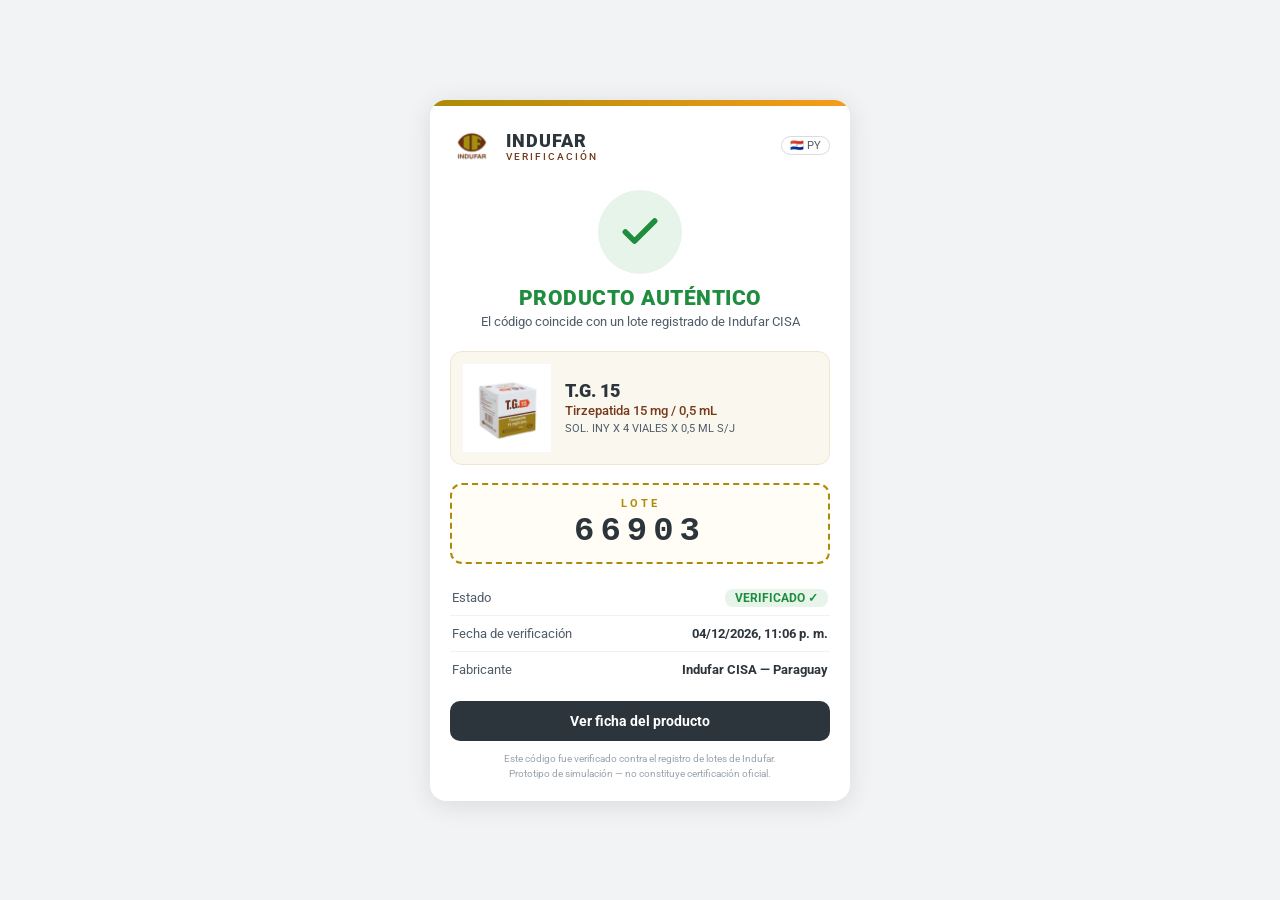
<file: customer/verificar.html>
<!DOCTYPE html>
<html lang="es">
<head>
<meta charset="utf-8" />
<meta name="viewport" content="width=device-width, initial-scale=1.0, maximum-scale=1.0, user-scalable=no" />
<title>Verificación de Autenticidad — T.G. 15</title>
<meta name="robots" content="noindex,nofollow" />
<link href="https://fonts.googleapis.com/css?family=Roboto:100,300,400,500,700,900" rel="stylesheet" />
<link rel="icon" href="../vademecum/public/img/isologo26_90x90px.png" />
<style>
  * { margin: 0; padding: 0; box-sizing: border-box; }
  body {
    font-family: 'Roboto', Arial, sans-serif;
    background: #f2f3f4;
    color: #2d353c;
    min-height: 100vh;
    display: flex;
    align-items: center;
    justify-content: center;
    padding: 16px;
  }
  .card {
    background: #fff;
    width: 100%;
    max-width: 420px;
    border-radius: 16px;
    overflow: hidden;
    box-shadow: 0 4px 24px rgba(45,53,60,.12);
  }
  .strip { height: 6px; background: linear-gradient(90deg, #ab8b07, #f59c1a); }
  .head {
    display: flex; align-items: center; gap: 12px;
    padding: 18px 20px 0;
  }
  .head img { width: 44px; height: 44px; }
  .head .brand { font-size: 18px; font-weight: 900; letter-spacing: 1px; }
  .head .brand small { display: block; font-size: 10px; font-weight: 500; color: #76391a; letter-spacing: 2px; }
  .head .flag { margin-left: auto; font-size: 11px; color: #4e5c68; border: 1px solid #d8dce0; border-radius: 10px; padding: 2px 8px; }
  .status { text-align: center; padding: 22px 20px 6px; }
  .check {
    width: 84px; height: 84px; margin: 0 auto 12px;
    border-radius: 50%; background: #e6f4ea;
    display: flex; align-items: center; justify-content: center;
    animation: pop .45s cubic-bezier(.2,1.4,.4,1) both;
  }
  .check svg { width: 44px; height: 44px; }
  @keyframes pop { from { transform: scale(0); } to { transform: scale(1); } }
  .status h1 { font-size: 21px; font-weight: 900; color: #1e8e3e; letter-spacing: .5px; }
  .status p { font-size: 13px; color: #4e5c68; margin-top: 4px; }
  .product {
    display: flex; align-items: center; gap: 14px;
    margin: 16px 20px 0; padding: 12px;
    background: #faf7ef; border: 1px solid #f0e6c8; border-radius: 12px;
  }
  .product img { width: 88px; height: 88px; object-fit: contain; }
  .product .name { font-size: 18px; font-weight: 900; }
  .product .form { font-size: 13px; color: #76391a; font-weight: 500; margin-top: 2px; }
  .product .pack { font-size: 11px; color: #4e5c68; margin-top: 4px; }
  .lote {
    text-align: center; margin: 18px 20px 0;
    border: 2px dashed #ab8b07; border-radius: 12px; padding: 12px 8px;
    background: #fffdf5;
  }
  .lote .label { font-size: 11px; font-weight: 700; letter-spacing: 3px; color: #ab8b07; }
  .lote .value { font-size: 34px; font-weight: 900; letter-spacing: 6px; font-family: 'Roboto Mono', 'Courier New', monospace; margin-top: 2px; }
  .rows { margin: 16px 20px 0; }
  .row {
    display: flex; justify-content: space-between; align-items: center;
    padding: 10px 2px; border-bottom: 1px solid #eef0f2; font-size: 13px;
  }
  .row:last-child { border-bottom: none; }
  .row .k { color: #4e5c68; }
  .row .v { font-weight: 700; text-align: right; }
  .chip { background: #e6f4ea; color: #1e8e3e; border-radius: 8px; padding: 2px 10px; font-size: 12px; font-weight: 700; }
  .foot { padding: 14px 20px 20px; text-align: center; }
  .foot a {
    display: block; background: #2d353c; color: #fff; text-decoration: none;
    border-radius: 10px; padding: 12px; font-size: 14px; font-weight: 700;
  }
  .foot .note { font-size: 10px; color: #9aa4ad; margin-top: 10px; line-height: 1.5; }
</style>
</head>
<body>
  <div class="card">
    <div class="strip"></div>
    <div class="head">
      <img src="../vademecum/public/img/isologo26_90x90px.png" alt="Indufar" />
      <div class="brand">INDUFAR<small>VERIFICACIÓN</small></div>
      <span class="flag">🇵🇾 PY</span>
    </div>

    <div class="status">
      <div class="check">
        <svg viewBox="0 0 24 24" fill="none">
          <path d="M20 6L9 17l-5-5" stroke="#1e8e3e" stroke-width="3" stroke-linecap="round" stroke-linejoin="round"/>
        </svg>
      </div>
      <h1>PRODUCTO AUTÉNTICO</h1>
      <p>El código coincide con un lote registrado de Indufar CISA</p>
    </div>

    <div class="product">
      <img src="../public/img/productos/69dcd94e52e40.png" alt="T.G. 15" />
      <div>
        <div class="name">T.G. 15</div>
        <div class="form">Tirzepatida 15 mg / 0,5 mL</div>
        <div class="pack">SOL. INY X 4 VIALES X 0,5 ML S/J</div>
      </div>
    </div>

    <div class="lote">
      <div class="label">LOTE</div>
      <div class="value" id="lote">—</div>
    </div>

    <div class="rows">
      <div class="row"><span class="k">Estado</span><span class="v"><span class="chip">VERIFICADO ✓</span></span></div>
      <div class="row"><span class="k">Fecha de verificación</span><span class="v" id="fecha">—</span></div>
      <div class="row"><span class="k">Fabricante</span><span class="v">Indufar CISA — Paraguay</span></div>
    </div>

    <div class="foot">
      <a href="../index.html">Ver ficha del producto</a>
      <p class="note">Este código fue verificado contra el registro de lotes de Indufar.<br />Prototipo de simulación — no constituye certificación oficial.</p>
    </div>
  </div>

<script>
(function () {
  var m = (location.search || '').match(/[?&]lote=([^&#?]+)/);
  document.getElementById('lote').textContent = m ? decodeURIComponent(m[1]) : '66903';
  try {
    document.getElementById('fecha').textContent =
      new Date().toLocaleString('es-PY', {
        timeZone: 'America/Asuncion',
        day: '2-digit', month: '2-digit', year: 'numeric',
        hour: '2-digit', minute: '2-digit'
      });
  } catch (e) {
    document.getElementById('fecha').textContent = new Date().toLocaleString();
  }
})();
</script>
</body>
</html>
</file>
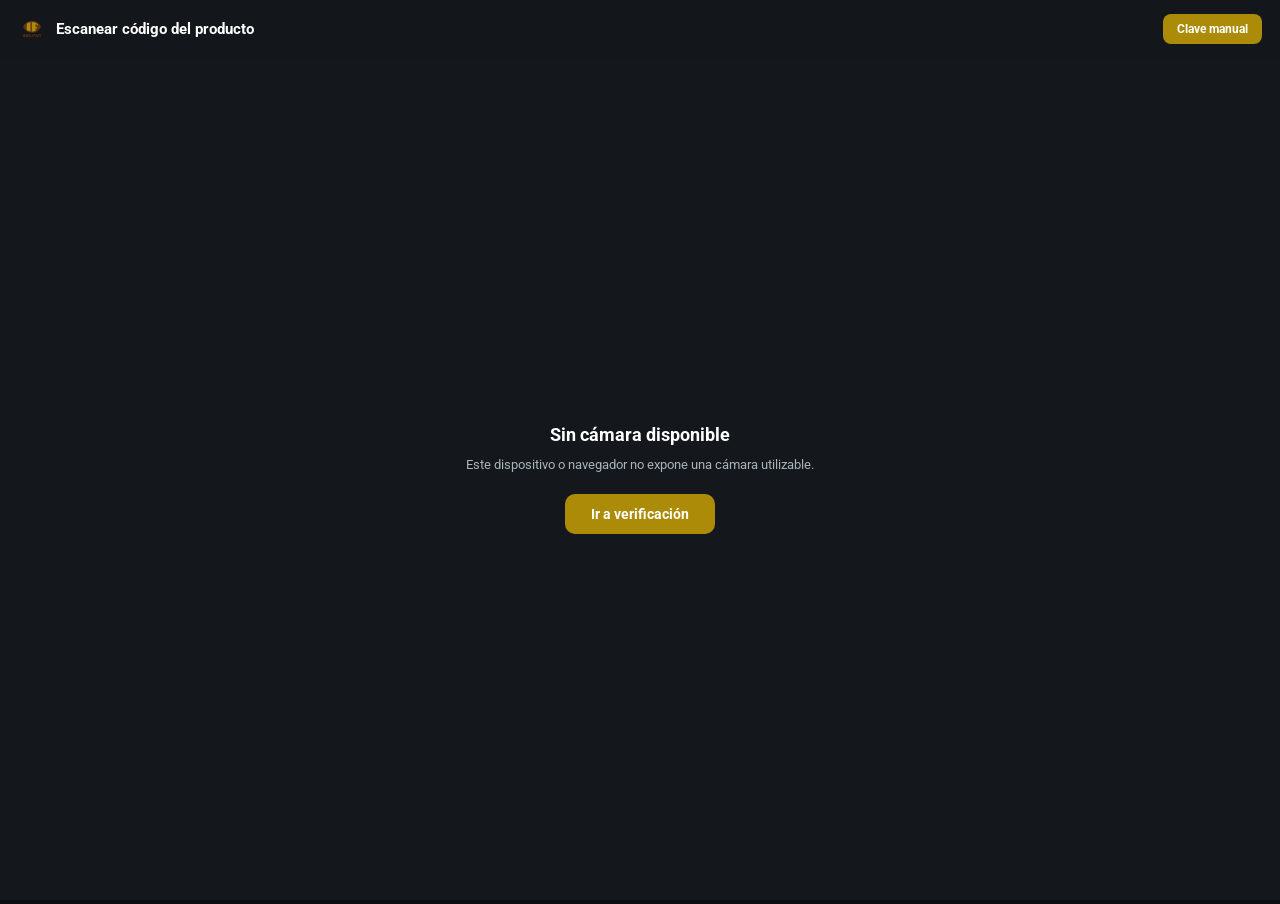
<file: customer/welcome.html>
<!DOCTYPE html>
<html lang="es">
<head>
<meta charset="utf-8" />
<meta name="viewport" content="width=device-width, initial-scale=1.0, maximum-scale=1.0, user-scalable=no" />
<title>Escanear — Verificación T.G.</title>
<meta name="robots" content="noindex,nofollow" />
<link href="https://fonts.googleapis.com/css?family=Roboto:100,300,400,500,700,900" rel="stylesheet" />
<link rel="icon" href="../vademecum/public/img/isologo26_90x90px.png" />
<style>
  * { margin: 0; padding: 0; box-sizing: border-box; }
  html, body { height: 100%; }
  body {
    font-family: 'Roboto', Arial, sans-serif;
    background: #14181c; color: #fff;
    display: flex; flex-direction: column;
    overflow: hidden;
  }
  .top {
    padding: 14px 18px; display: flex; align-items: center; gap: 10px;
    background: rgba(20,24,28,.9); z-index: 3;
  }
  .top img { width: 28px; height: 28px; }
  .top .t { font-size: 15px; font-weight: 700; }
  .stage { flex: 1; position: relative; }
  video { width: 100%; height: 100%; object-fit: cover; }
  .frame {
    position: absolute; top: 50%; left: 50%;
    width: min(72vw, 300px); height: min(72vw, 300px);
    transform: translate(-50%, -50%);
    border-radius: 20px;
    box-shadow: 0 0 0 2000px rgba(0,0,0,.45);
    pointer-events: none;
  }
  .frame::before, .frame::after, .frame i::before, .frame i::after {
    content: ''; position: absolute; width: 36px; height: 36px;
    border: 4px solid #f59c1a;
  }
  .frame::before { top: -2px; left: -2px; border-right: none; border-bottom: none; border-radius: 18px 0 0 0; }
  .frame::after  { top: -2px; right: -2px; border-left: none; border-bottom: none; border-radius: 0 18px 0 0; }
  .frame i::before { bottom: -2px; left: -2px; border-right: none; border-top: none; border-radius: 0 0 0 18px; }
  .frame i::after  { bottom: -2px; right: -2px; border-left: none; border-top: none; border-radius: 0 0 18px 0; }
  .hint {
    position: absolute; bottom: 26px; left: 0; right: 0; text-align: center;
    font-size: 14px; font-weight: 500; color: #e8eaec; z-index: 2;
    text-shadow: 0 1px 4px rgba(0,0,0,.8);
  }
  .hint small { display: block; margin-top: 4px; font-size: 11px; color: #aab3ba; }
  .msg {
    position: absolute; inset: 0; z-index: 5;
    display: none; flex-direction: column; align-items: center; justify-content: center;
    background: #14181c; padding: 30px; text-align: center;
  }
  .msg.show { display: flex; }
  .msg h2 { font-size: 18px; font-weight: 700; margin-bottom: 10px; }
  .msg p { font-size: 13px; color: #aab3ba; line-height: 1.6; }
  .msg .btn {
    margin-top: 18px; background: #ab8b07; color: #fff; border: none;
    padding: 12px 26px; border-radius: 10px; font-size: 14px; font-weight: 700;
    font-family: inherit;
  }
  .toast {
    position: absolute; top: 60px; left: 50%; transform: translateX(-50%);
    background: #2d353c; border-left: 4px solid #f59c1a;
    padding: 10px 16px; border-radius: 8px; font-size: 12px; max-width: 85%;
    z-index: 6; display: none; word-break: break-all;
  }
  .status {
    position: absolute; top: 60px; left: 50%; transform: translateX(-50%);
    background: #2d353c; border-left: 4px solid #f59c1a;
    padding: 8px 14px; border-radius: 8px; font-size: 12px; font-weight: 500;
    z-index: 5; max-width: 85%; text-align: center;
  }
  .status.ok { border-left-color: #2e7d32; color: #a5d6a7; }
  .manual {
    margin-left: auto; background: #ab8b07; color: #fff; border: none;
    padding: 8px 14px; border-radius: 8px; font-size: 12px; font-weight: 700;
    font-family: inherit;
  }
</style>
</head>
<body>
  <div class="top">
    <img src="../vademecum/public/img/isologo26_90x90px.png" alt="" />
    <span class="t">Escanear código del producto</span>
    <button class="manual" id="manual">Clave manual</button>
  </div>

  <div class="stage">
    <video id="video" playsinline muted></video>
    <div class="frame"><i></i></div>
    <div class="hint">Apunte al código QR del envase<small>T.G. — Tirzepatida · Indufar CISA</small></div>
    <div class="status" id="status">Buscando código…</div>
    <div class="toast" id="toast"></div>

    <div class="msg" id="denied">
      <h2>Cámara bloqueada</h2>
      <p>Permita el acceso a la cámara para escanear el código de verificación.</p>
      <button class="btn" onclick="location.reload()">Reintentar</button>
    </div>
    <div class="msg" id="nocam">
      <h2>Sin cámara disponible</h2>
      <p>Este dispositivo o navegador no expone una cámara utilizable.</p>
      <button class="btn" onclick="location.href='verificar.html'">Ir a verificación</button>
    </div>
  </div>

<script src="jsQR.min.js"></script>
<script>
(function () {
  var video = document.getElementById('video');
  var toast = document.getElementById('toast');
  var status = document.getElementById('status');
  var canvas = document.createElement('canvas');
  var ctx = canvas.getContext('2d', { willReadFrequently: true });
  var running = false;
  var frames = 0;

  function setStatus(text, ok) {
    status.textContent = text;
    status.className = 'status' + (ok ? ' ok' : '');
  }

  function showToast(text) {
    toast.textContent = text;
    toast.style.display = 'block';
    setTimeout(function () { toast.style.display = 'none'; }, 2500);
  }

  function handleContent(text) {
    var m = text.match(/[?&]lote=([^&#?]+)/i);
    if (m) {
      setStatus('Código detectado: lote ' + decodeURIComponent(m[1]), true);
      if (navigator.vibrate) navigator.vibrate(80);
      location.href = 'verificar.html?lote=' + encodeURIComponent(m[1]);
      return;
    }
    if (/^https?:\/\//i.test(text)) {
      setStatus('Código detectado, abriendo…', true);
      if (navigator.vibrate) navigator.vibrate(80);
      location.href = text;
      return;
    }
    setStatus('Código sin lote: ' + text.slice(0, 40), false);
    showToast('Código sin lote: ' + text.slice(0, 60));
  }

  function tick() {
    if (!running) return;
    if (video.readyState === video.HAVE_ENOUGH_DATA) {
      if (canvas.width !== video.videoWidth) {
        canvas.width = video.videoWidth;
        canvas.height = video.videoHeight;
      }
      ctx.drawImage(video, 0, 0);
      var img = ctx.getImageData(0, 0, canvas.width, canvas.height);
      var code = jsQR(img.data, img.width, img.height, { inversionAttempts: 'dontInvert' });
      if (code && code.data) { handleContent(code.data); return; }
      frames++;
      if (frames % 60 === 0) {
        setStatus('Buscando código… (acercar la imagen / ' + canvas.width + '×' + canvas.height + ')', false);
      }
    } else {
      setStatus('Esperando cámara…', false);
    }
    requestAnimationFrame(tick);
  }

  function start() {
    if (!window.jsQR) {
      setStatus('No se pudo cargar el lector QR', false);
      document.getElementById('nocam').classList.add('show');
      return;
    }
    if (!navigator.mediaDevices || !navigator.mediaDevices.getUserMedia) {
      setStatus('Cámara no disponible (requiere https)', false);
      document.getElementById('nocam').classList.add('show');
      return;
    }
    navigator.mediaDevices.getUserMedia({ video: { facingMode: 'environment', width: { ideal: 1280 }, height: { ideal: 720 } } })
      .then(function (stream) {
        video.srcObject = stream;
        video.setAttribute('playsinline', 'true');
        video.play();
        running = true;
        requestAnimationFrame(tick);
      })
      .catch(function (err) {
        var denied = err && (err.name === 'NotAllowedError' || err.name === 'PermissionDeniedError');
        setStatus(denied ? 'Cámara bloqueada' : 'Sin cámara disponible', false);
        document.getElementById(denied ? 'denied' : 'nocam').classList.add('show');
      });
  }

  document.getElementById('manual').addEventListener('click', function () {
    var v = window.prompt('Código de lote');
    if (v) location.href = 'verificar.html?lote=' + encodeURIComponent(v.trim());
  });

  var deep = (location.search || '').match(/[?&]lote=([^&#?]+)/);
  if (deep) {
    setStatus('Lote ' + decodeURIComponent(deep[1]) + ' recibido', true);
    location.replace('verificar.html?lote=' + encodeURIComponent(deep[1]));
    return;
  }

  if (window.jsQR) {
    start();
  } else {
    setStatus('Cargando lector QR…', false);
    var s = document.createElement('script');
    s.src = 'https://cdn.jsdelivr.net/npm/jsqr@1.4.0/dist/jsQR.min.js';
    s.onload = start;
    s.onerror = function () { setStatus('No se pudo cargar el lector QR', false); };
    document.head.appendChild(s);
  }
})();
</script>
</body>
</html>
</file>
